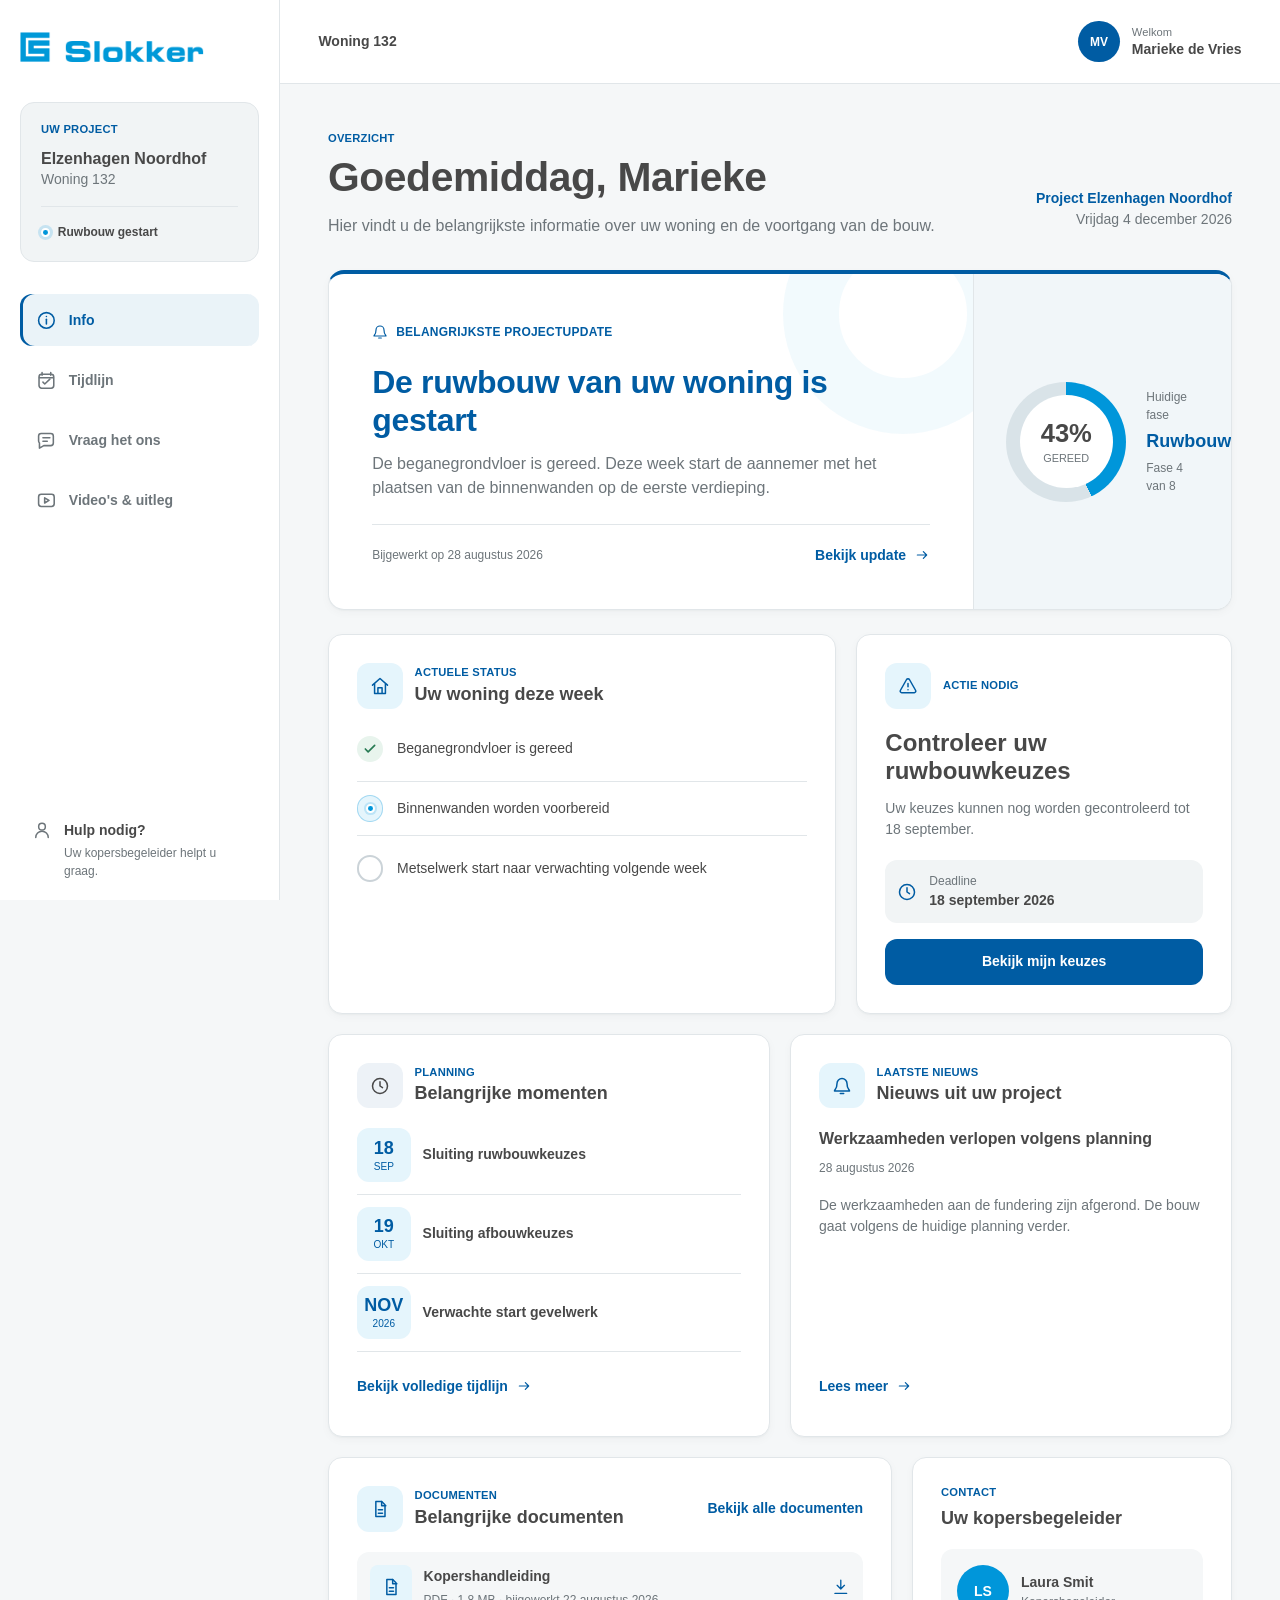
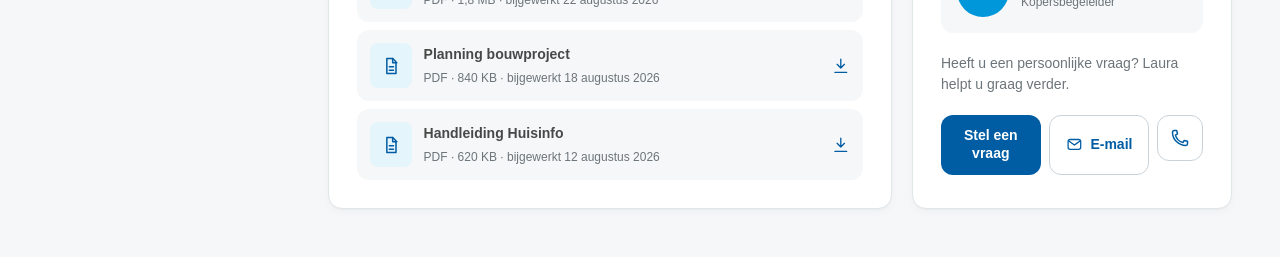
<file: index.html>
<!doctype html>
<html lang="nl">
<head>
  <meta charset="utf-8">
  <meta name="viewport" content="width=device-width, initial-scale=1, viewport-fit=cover">
  <meta name="theme-color" content="#005CA3">
  <meta name="description" content="Volg de bouw van uw woning, bekijk documenten en vind uitleg op één centrale plek.">
  <title>Info | Slokker Kopersbegeleiding</title>
  <link rel="icon" href="./assets/icons/app-icon.svg" type="image/svg+xml">
  <link rel="manifest" href="./manifest.json">
  <link rel="stylesheet" href="./css/styles.css">
  <script src="./js/data.js" defer></script>
  <script src="./js/chat-service.js" defer></script>
  <script src="./js/app.js" defer></script>
</head>
<body>
  <a class="skip-link" href="#main-content">Ga direct naar de inhoud</a>

  <svg class="svg-sprite" aria-hidden="true" focusable="false">
    <symbol id="icon-info" viewBox="0 0 24 24">
      <circle cx="12" cy="12" r="9"></circle>
      <path d="M12 10.8v5.4"></path>
      <path d="M12 7.6h.01"></path>
    </symbol>
    <symbol id="icon-timeline" viewBox="0 0 24 24">
      <path d="M7 3v3M17 3v3M4 9h16"></path>
      <rect x="3.5" y="5" width="17" height="16" rx="3"></rect>
      <path d="m8 14 2.1 2.1L16 10.5"></path>
    </symbol>
    <symbol id="icon-chat" viewBox="0 0 24 24">
      <path d="M20 15a3 3 0 0 1-3 3H9l-5 3v-6a3 3 0 0 1-1-2.2V7a3 3 0 0 1 3-3h11a3 3 0 0 1 3 3z"></path>
      <path d="M8 9h8M8 13h5"></path>
    </symbol>
    <symbol id="icon-video" viewBox="0 0 24 24">
      <rect x="3" y="5" width="18" height="14" rx="3"></rect>
      <path d="m10 9 5 3-5 3z"></path>
    </symbol>
    <symbol id="icon-bell" viewBox="0 0 24 24">
      <path d="M18 9a6 6 0 0 0-12 0c0 7-3 7-3 9h18c0-2-3-2-3-9"></path>
      <path d="M10 21h4"></path>
    </symbol>
    <symbol id="icon-arrow" viewBox="0 0 24 24">
      <path d="M5 12h14M14 7l5 5-5 5"></path>
    </symbol>
    <symbol id="icon-clock" viewBox="0 0 24 24">
      <circle cx="12" cy="12" r="9"></circle>
      <path d="M12 7v5l3 2"></path>
    </symbol>
    <symbol id="icon-document" viewBox="0 0 24 24">
      <path d="M7 3h7l4 4v14H7z"></path>
      <path d="M14 3v5h5M10 13h5M10 17h5"></path>
    </symbol>
    <symbol id="icon-contact" viewBox="0 0 24 24">
      <circle cx="12" cy="8" r="4"></circle>
      <path d="M4.5 21a7.5 7.5 0 0 1 15 0"></path>
    </symbol>
    <symbol id="icon-check" viewBox="0 0 24 24">
      <path d="m5 12 4.2 4.2L19 6.5"></path>
    </symbol>
    <symbol id="icon-home" viewBox="0 0 24 24">
      <path d="m3 11 9-8 9 8"></path>
      <path d="M5.5 9.5V21h13V9.5M9.5 21v-7h5v7"></path>
    </symbol>
    <symbol id="icon-download" viewBox="0 0 24 24">
      <path d="M12 3v12M7 10l5 5 5-5M4 21h16"></path>
    </symbol>
    <symbol id="icon-phone" viewBox="0 0 24 24">
      <path d="M8 3H5a2 2 0 0 0-2 2c0 8.8 7.2 16 16 16a2 2 0 0 0 2-2v-3l-4-1-1.5 2.5a13 13 0 0 1-9-9L9 7z"></path>
    </symbol>
    <symbol id="icon-send" viewBox="0 0 24 24">
      <path d="m22 2-7 20-4-9-9-4zM11 13 22 2"></path>
    </symbol>
    <symbol id="icon-close" viewBox="0 0 24 24">
      <path d="M6 6l12 12M18 6 6 18"></path>
    </symbol>
    <symbol id="icon-external" viewBox="0 0 24 24">
      <path d="M14 4h6v6M20 4l-9 9"></path>
      <path d="M18 13v6a2 2 0 0 1-2 2H5a2 2 0 0 1-2-2V8a2 2 0 0 1 2-2h6"></path>
    </symbol>
    <symbol id="icon-alert" viewBox="0 0 24 24">
      <path d="M10.3 4.2 2.8 17.4A1.8 1.8 0 0 0 4.4 20h15.2a1.8 1.8 0 0 0 1.6-2.6L13.7 4.2a2 2 0 0 0-3.4 0Z"></path>
      <path d="M12 9v4M12 16.5h.01"></path>
    </symbol>
    <symbol id="icon-mail" viewBox="0 0 24 24">
      <rect x="3" y="5" width="18" height="14" rx="3"></rect>
      <path d="m4 7 8 6 8-6"></path>
    </symbol>
    <symbol id="icon-image" viewBox="0 0 24 24">
      <rect x="3" y="4" width="18" height="16" rx="3"></rect>
      <circle cx="9" cy="10" r="2"></circle>
      <path d="m5 18 5-5 3 3 2-2 4 4"></path>
    </symbol>
    <symbol id="icon-chevron" viewBox="0 0 24 24">
      <path d="m8 10 4 4 4-4"></path>
    </symbol>
    <symbol id="icon-search" viewBox="0 0 24 24">
      <circle cx="10.5" cy="10.5" r="6.5"></circle>
      <path d="m15.5 15.5 5 5"></path>
    </symbol>
  </svg>

  <div class="app-shell">
    <aside class="sidebar" aria-label="Applicatiezijbalk">
      <div class="brand">
        <img class="brand__logo" src="./assets/images/slokker-logo.png" alt="Slokker">
      </div>

      <div class="sidebar-project">
        <span class="eyebrow eyebrow--inverse">Uw project</span>
        <strong id="sidebar-project-name">Elzenhagen Noordhof</strong>
        <span id="sidebar-dwelling-number">Woning 132</span>
        <div class="sidebar-project__status">
          <span class="status-dot" aria-hidden="true"></span>
          <span id="sidebar-project-status">Ruwbouw gestart</span>
        </div>
      </div>

      <nav class="primary-nav" aria-label="Hoofdnavigatie">
        <a class="nav-link" href="#info" data-route="info">
          <svg aria-hidden="true"><use href="#icon-info"></use></svg>
          <span>Info</span>
        </a>
        <a class="nav-link" href="#tijdlijn" data-route="tijdlijn">
          <svg aria-hidden="true"><use href="#icon-timeline"></use></svg>
          <span>Tijdlijn</span>
        </a>
        <a class="nav-link" href="#vraag-het-ons" data-route="vraag-het-ons">
          <svg aria-hidden="true"><use href="#icon-chat"></use></svg>
          <span>Vraag het ons</span>
        </a>
        <a class="nav-link" href="#videos" data-route="videos">
          <svg aria-hidden="true"><use href="#icon-video"></use></svg>
          <span>Video's &amp; uitleg</span>
        </a>
      </nav>

      <div class="sidebar-help">
        <svg aria-hidden="true"><use href="#icon-contact"></use></svg>
        <div>
          <strong>Hulp nodig?</strong>
          <span>Uw kopersbegeleider helpt u graag.</span>
        </div>
      </div>
    </aside>

    <div class="app-frame">
      <header class="topbar">
        <div class="brand brand--mobile">
          <img class="brand__logo" src="./assets/images/slokker-logo.png" alt="Slokker">
        </div>

        <div class="topbar-project" aria-label="Huidige woning">
          <strong id="topbar-dwelling-number">Woning 132</strong>
        </div>

        <div class="buyer-summary" aria-label="Ingelogd als Marieke de Vries">
          <span id="buyer-summary-avatar" class="buyer-summary__avatar" aria-hidden="true">MV</span>
          <span class="buyer-summary__text">
            <small>Welkom</small>
            <strong id="buyer-summary-name">Marieke de Vries</strong>
          </span>
        </div>
      </header>

      <main id="main-content" class="main-content" tabindex="-1">
        <section class="app-view" data-view="info" aria-labelledby="info-title">
          <header class="page-heading info-heading">
            <div>
              <span class="eyebrow">Overzicht</span>
              <h1 id="info-title">Goedemiddag, <span id="info-buyer-first-name">koper</span></h1>
              <p>Hier vindt u de belangrijkste informatie over uw woning en de voortgang van de bouw.</p>
            </div>
            <div class="page-heading__meta">
              <strong id="info-project-name">Project</strong>
              <time id="info-current-date" class="page-heading__date"></time>
            </div>
          </header>

          <article class="feature-card" aria-labelledby="project-update-title">
            <div class="feature-card__content">
              <span class="card-kicker card-kicker--light">
                <svg aria-hidden="true"><use href="#icon-bell"></use></svg>
                <span id="current-update-label">Projectupdate</span>
              </span>
              <h2 id="project-update-title">Projectupdate wordt geladen</h2>
              <p id="current-update-summary"></p>
              <div class="feature-card__meta">
                <time id="current-update-date"></time>
                <button id="current-update-button" class="text-button text-button--light" type="button">
                  <span id="current-update-button-label">Bekijk update</span>
                  <svg aria-hidden="true"><use href="#icon-arrow"></use></svg>
                </button>
              </div>
            </div>
            <div id="project-progress-panel" class="progress-panel">
              <div id="project-progress-ring" class="progress-ring" role="progressbar" aria-valuemin="0" aria-valuemax="100">
                <span><strong id="project-progress-value">0%</strong><small>gereed</small></span>
              </div>
              <div>
                <span class="progress-panel__label">Huidige fase</span>
                <strong id="project-current-phase">–</strong>
                <span id="project-phase-position">Fase – van –</span>
              </div>
            </div>
          </article>

          <div class="info-priority-grid">
            <article class="content-card weekly-card" aria-labelledby="weekly-title">
              <div class="card-heading">
                <span class="icon-tile"><svg aria-hidden="true"><use href="#icon-home"></use></svg></span>
                <div>
                  <span class="eyebrow">Actuele status</span>
                  <h2 id="weekly-title">Uw woning deze week</h2>
                </div>
              </div>
              <ul id="weekly-status-list" class="weekly-status-list"></ul>
            </article>

            <article id="buyer-action-card" class="content-card action-card" aria-labelledby="buyer-action-title">
              <div class="action-card__header">
                <span class="icon-tile action-card__icon"><svg aria-hidden="true"><use href="#icon-alert"></use></svg></span>
                <span id="buyer-action-label" class="eyebrow">Actie nodig</span>
              </div>
              <h2 id="buyer-action-title">Actie wordt geladen</h2>
              <p id="buyer-action-description"></p>
              <div id="buyer-action-deadline" class="action-card__deadline">
                <svg aria-hidden="true"><use href="#icon-clock"></use></svg>
                <span><small>Deadline</small><time id="buyer-action-deadline-value"></time></span>
              </div>
              <a id="buyer-action-button" class="button button--primary button--full" target="_blank" rel="noopener noreferrer">Bekijk mijn keuzes</a>
            </article>
          </div>

          <div class="info-secondary-grid">
            <article class="content-card moments-card" aria-labelledby="moments-title">
              <div class="card-heading">
                <span class="icon-tile icon-tile--secondary"><svg aria-hidden="true"><use href="#icon-clock"></use></svg></span>
                <div>
                  <span class="eyebrow">Planning</span>
                  <h2 id="moments-title">Belangrijke momenten</h2>
                </div>
              </div>
              <ol id="important-moments-list" class="moment-list"></ol>
              <button class="text-button" type="button" data-route-target="tijdlijn">
                Bekijk volledige tijdlijn
                <svg aria-hidden="true"><use href="#icon-arrow"></use></svg>
              </button>
            </article>

            <article class="content-card news-card" aria-labelledby="news-title">
              <div class="card-heading">
                <span class="icon-tile"><svg aria-hidden="true"><use href="#icon-bell"></use></svg></span>
                <div>
                  <span class="eyebrow">Laatste nieuws</span>
                  <h2 id="news-title">Nieuws uit uw project</h2>
                </div>
              </div>
              <div id="latest-news" class="news-card__content">
                <h3 id="latest-news-title"></h3>
                <time id="latest-news-date"></time>
                <p id="latest-news-summary"></p>
              </div>
              <button id="latest-news-button" class="text-button" type="button">
                <span id="latest-news-button-label">Lees meer</span>
                <svg aria-hidden="true"><use href="#icon-arrow"></use></svg>
              </button>
            </article>
          </div>

          <div class="info-support-grid">
            <article class="content-card documents-card" aria-labelledby="documents-title">
              <div class="card-heading card-heading--spread">
                <div class="card-heading__title">
                  <span class="icon-tile"><svg aria-hidden="true"><use href="#icon-document"></use></svg></span>
                  <div>
                    <span class="eyebrow">Documenten</span>
                    <h2 id="documents-title">Belangrijke documenten</h2>
                  </div>
                </div>
                <button class="text-button" type="button" data-demo-action="Het complete documentenoverzicht wordt in een volgende fase toegevoegd.">Bekijk alle documenten</button>
              </div>
              <div id="important-documents-list" class="document-list"></div>
            </article>

            <article class="content-card contact-card" aria-labelledby="contact-title">
              <span class="eyebrow">Contact</span>
              <h2 id="contact-title">Uw kopersbegeleider</h2>
              <div class="contact-person">
                <span id="contact-initials" class="contact-person__avatar" aria-hidden="true">–</span>
                <div><strong id="contact-name">Kopersbegeleider</strong><span id="contact-role"></span></div>
              </div>
              <p id="contact-introduction"></p>
              <div class="contact-card__actions">
                <button class="button button--primary" type="button" data-route-target="vraag-het-ons">Stel een vraag</button>
                <button id="contact-email-button" class="button button--outline" type="button">
                  <svg aria-hidden="true"><use href="#icon-mail"></use></svg>
                  <span id="contact-email-label">E-mail</span>
                </button>
                <button id="contact-phone-button" class="icon-button" type="button" aria-label="Bel uw kopersbegeleider">
                  <svg aria-hidden="true"><use href="#icon-phone"></use></svg>
                </button>
              </div>
            </article>
          </div>
        </section>

        <section class="app-view" data-view="tijdlijn" aria-labelledby="tijdlijn-title" hidden>
          <header class="page-heading page-heading--compact">
            <div>
              <span class="eyebrow">Bouwvoortgang</span>
              <h1 id="tijdlijn-title">De bouw van uw woning</h1>
              <p>Volg hier stap voor stap de voortgang van uw woning.</p>
            </div>
          </header>

          <section class="timeline-summary" aria-label="Samenvatting bouwvoortgang">
            <div class="timeline-summary__phase">
              <span class="eyebrow">Huidige fase</span>
              <strong id="timeline-current-phase">–</strong>
              <span id="timeline-phase-position">Fase – van –</span>
            </div>
            <div class="timeline-summary__progress">
              <span><span>Voortgang</span><strong id="timeline-overall-progress">0%</strong></span>
              <div id="timeline-progress-bar" class="progress-bar" role="progressbar" aria-valuemin="0" aria-valuemax="100" aria-valuenow="0" aria-label="Bouwvoortgang">
                <span></span>
              </div>
            </div>
            <div class="status-legend" aria-label="Betekenis van statussen">
              <span><i class="legend-dot legend-dot--complete"></i>Afgerond</span>
              <span><i class="legend-dot legend-dot--current"></i>Huidige fase</span>
              <span><i class="legend-dot legend-dot--planned"></i>Gepland</span>
            </div>
          </section>

          <div class="timeline-section-heading">
            <div>
              <span id="timeline-phase-count-label" class="eyebrow">8 bouwfases</span>
              <h2>Stap voor stap</h2>
            </div>
            <p>Kies een fase om de planning, updates en beschikbare informatie te bekijken.</p>
          </div>

          <ol id="timeline-phase-list" class="timeline" aria-label="Bouwfases"></ol>

          <section class="timeline-completion-card" aria-labelledby="timeline-completion-title">
            <span class="icon-tile icon-tile--secondary"><svg aria-hidden="true"><use href="#icon-home"></use></svg></span>
            <div>
              <span class="eyebrow">Planning</span>
              <h2 id="timeline-completion-title">Verwachte oplevering</h2>
              <strong id="timeline-expected-completion">–</strong>
              <p id="timeline-completion-note"></p>
            </div>
            <span class="phase-badge">Verwachting</span>
          </section>
        </section>

        <section class="app-view" data-view="vraag-het-ons" aria-labelledby="chat-title" hidden>
          <header class="page-heading page-heading--compact chat-page-heading">
            <div>
              <span class="eyebrow">Vraag het ons</span>
              <h1 id="chat-title">Waar kunnen we u mee helpen?</h1>
              <p>Stel uw vraag over uw woning, de bouw, planning, keuzes of Huisinfo.</p>
            </div>
            <span class="phase-badge">Demo zonder AI</span>
          </header>

          <section class="chat-experience" aria-labelledby="conversation-title">
            <header class="chat-panel__header">
              <span class="assistant-avatar" aria-hidden="true"><svg><use href="#icon-chat"></use></svg></span>
              <div>
                <h2 id="conversation-title">Kopersassistent</h2>
                <span><i></i> Vaste demo-antwoorden · geen gegevens worden verstuurd</span>
              </div>
              <button id="chat-reset" class="text-button chat-reset" type="button" hidden>Nieuw gesprek</button>
            </header>

            <div id="chat-history" class="chat-history">
              <section id="chat-welcome" class="chat-welcome" aria-labelledby="chat-welcome-title">
                <span class="chat-welcome__icon" aria-hidden="true"><svg><use href="#icon-chat"></use></svg></span>
                <h2 id="chat-welcome-title">Hallo, waarmee kunnen we u helpen?</h2>
                <p id="chat-welcome-text">Stel een vraag over uw woning, planning, keuzes of Huisinfo.</p>
                <div id="chat-suggestions" class="chat-suggestions" aria-label="Voorbeeldvragen"></div>
                <p id="chat-safety-note" class="chat-safety-note"></p>
              </section>

              <div id="chat-messages" class="chat-messages" role="log" aria-live="polite" aria-relevant="additions" aria-label="Chatgeschiedenis" tabindex="-1"></div>
            </div>

            <form id="chat-form" class="chat-composer">
              <label for="chat-input">Typ uw vraag</label>
              <div class="chat-composer__field">
                <textarea id="chat-input" name="question" rows="1" maxlength="500" placeholder="Typ uw vraag..." aria-describedby="chat-input-note"></textarea>
                <button class="button button--primary chat-send" type="submit">
                  <span>Verstuur</span>
                  <svg aria-hidden="true"><use href="#icon-send"></use></svg>
                </button>
              </div>
              <p id="chat-input-note">Enter verstuurt · Shift+Enter maakt een nieuwe regel · deze demo gebruikt geen AI.</p>
            </form>
          </section>
        </section>

        <section class="app-view" data-view="videos" aria-labelledby="videos-title" hidden>
          <header class="page-heading page-heading--compact">
            <div>
              <span class="eyebrow">Video's &amp; uitleg</span>
              <h1 id="videos-title">Hulp bij uw woning en Huisinfo</h1>
              <p>Bekijk uitleg over het kopersproces, uw woning en het gebruik van Huisinfo.</p>
            </div>
          </header>

          <section class="video-library-controls" aria-label="Video's zoeken en filteren">
            <label class="video-search" for="video-search-input">
              <span>Zoeken</span>
              <span class="video-search__field">
                <svg aria-hidden="true"><use href="#icon-search"></use></svg>
                <input id="video-search-input" type="search" autocomplete="off" placeholder="Zoek naar een onderwerp...">
              </span>
            </label>

            <div class="video-filter-group">
              <span class="video-filter-label">Categorie</span>
              <div class="filter-bar" aria-label="Filter video's op categorie">
                <button type="button" class="filter-chip is-active" data-video-filter="all" aria-pressed="true">Alles</button>
                <button type="button" class="filter-chip" data-video-filter="kopersbegeleiding" aria-pressed="false">Kopersbegeleiding</button>
                <button type="button" class="filter-chip" data-video-filter="huisinfo" aria-pressed="false">Huisinfo</button>
              </div>
            </div>

            <label class="video-topic-filter" for="video-tag-filter">
              <span>Onderwerp</span>
              <select id="video-tag-filter">
                <option value="all">Alle onderwerpen</option>
              </select>
            </label>
          </section>

          <div class="video-library-summary">
            <p id="video-result-count" role="status" aria-live="polite">Video's worden geladen…</p>
          </div>

          <div id="video-grid" class="video-grid"></div>

          <section id="video-empty-state" class="video-empty-state" hidden>
            <span class="video-empty-state__icon" aria-hidden="true"><svg><use href="#icon-video"></use></svg></span>
            <h2>Geen video's gevonden</h2>
            <p>Pas uw zoekopdracht of filters aan om andere video's te bekijken.</p>
            <button id="video-reset-filters" class="button button--outline" type="button">Wis filters</button>
          </section>
        </section>
      </main>
    </div>
  </div>

  <nav class="mobile-nav" aria-label="Mobiele hoofdnavigatie">
    <a href="#info" data-route="info"><svg aria-hidden="true"><use href="#icon-info"></use></svg><span>Info</span></a>
    <a href="#tijdlijn" data-route="tijdlijn"><svg aria-hidden="true"><use href="#icon-timeline"></use></svg><span>Tijdlijn</span></a>
    <a href="#vraag-het-ons" data-route="vraag-het-ons"><svg aria-hidden="true"><use href="#icon-chat"></use></svg><span>Vraag het ons</span></a>
    <a href="#videos" data-route="videos"><svg aria-hidden="true"><use href="#icon-video"></use></svg><span>Video's</span></a>
  </nav>

  <div id="app-toast" class="toast" role="status" aria-live="polite" hidden></div>

  <dialog id="video-dialog" class="video-dialog" aria-labelledby="video-dialog-title" aria-describedby="video-dialog-description">
    <div class="video-dialog__stage">
      <video id="video-dialog-player" controls preload="metadata" playsinline></video>
      <div id="video-dialog-status" class="video-dialog__status" role="status">
        <span aria-hidden="true"><svg><use href="#icon-video"></use></svg></span>
        <strong>Video wordt geladen…</strong>
      </div>
      <button class="dialog-close" type="button" aria-label="Sluit video" data-close-dialog>
        <svg aria-hidden="true"><use href="#icon-close"></use></svg>
      </button>
    </div>
    <div class="video-dialog__content">
      <span id="video-dialog-category" class="category-label">Uitleg</span>
      <h2 id="video-dialog-title">Video-uitleg</h2>
      <p id="video-dialog-description"></p>
      <div id="video-dialog-tags" class="video-dialog__tags" aria-label="Onderwerpen"></div>
      <div class="video-dialog__actions">
        <a id="video-dialog-huisinfo" class="button button--primary" href="#" hidden>
          Open Huisinfo
          <svg aria-hidden="true"><use href="#icon-external"></use></svg>
        </a>
        <button class="button button--secondary" type="button" data-close-dialog>Sluiten</button>
      </div>
    </div>
  </dialog>

  <noscript>
    <div class="noscript-message">Schakel JavaScript in om tussen de onderdelen van deze app te navigeren.</div>
  </noscript>
</body>
</html>
</file>
<file: css/styles.css>
:root {
  --color-primary: #0096da;
  --color-secondary: #005ca3;
  --color-dark: #484848;
  --color-white: #ffffff;

  --color-background: #f5f7f8;
  --color-surface: #ffffff;
  --color-surface-muted: #f1f4f5;
  --color-text: #484848;
  --color-text-muted: #6d757a;
  --color-border: #e1e6e9;
  --color-border-strong: #cbd3d8;
  --color-success: #277a53;
  --color-success-soft: #e8f4ed;
  --color-current: #0096da;
  --color-current-soft: #e5f5fc;
  --color-planned: #7a8790;
  --color-planned-soft: #edf1f3;
  --color-warning: #9b6500;

  --font-interface: Arial, Helvetica, sans-serif;
  --font-brand: "Eurostile Bold", Eurostile, Arial, Helvetica, sans-serif;

  --font-size-xs: 0.75rem;
  --font-size-sm: 0.875rem;
  --font-size-base: 1rem;
  --font-size-lg: 1.125rem;
  --font-size-xl: clamp(1.25rem, 2vw, 1.5rem);
  --font-size-2xl: clamp(1.8rem, 4vw, 2.55rem);

  --space-1: 0.25rem;
  --space-2: 0.5rem;
  --space-3: 0.75rem;
  --space-4: 1rem;
  --space-5: 1.25rem;
  --space-6: 1.5rem;
  --space-7: 2rem;
  --space-8: 2.5rem;
  --space-9: 3rem;

  --radius-sm: 0.5rem;
  --radius-md: 0.75rem;
  --radius-lg: 0.875rem;
  --radius-xl: 1rem;
  --radius-pill: 999px;

  --shadow-sm: 0 1px 2px rgb(24 44 56 / 4%), 0 3px 10px rgb(24 44 56 / 3%);
  --shadow-md: 0 10px 26px rgb(22 56 76 / 8%);
  --shadow-focus: 0 0 0 3px rgb(0 150 218 / 25%);

  --sidebar-width: 17.5rem;
  --topbar-height: 5.25rem;
  --content-width: 78rem;
  --transition-fast: 160ms ease;
}

*,
*::before,
*::after {
  box-sizing: border-box;
}

html {
  min-width: 20rem;
  min-height: 100%;
  background: var(--color-background);
  color-scheme: light;
  scroll-behavior: smooth;
}

body {
  min-width: 20rem;
  min-height: 100vh;
  min-height: 100dvh;
  margin: 0;
  overflow-x: hidden;
  background: var(--color-background);
  color: var(--color-text);
  font-family: var(--font-interface);
  font-size: var(--font-size-base);
  font-stretch: normal;
  font-weight: 400;
  letter-spacing: 0;
  line-height: 1.5;
  -webkit-font-smoothing: antialiased;
  text-rendering: optimizeLegibility;
}

button,
textarea,
input {
  font: inherit;
}

button,
a {
  -webkit-tap-highlight-color: transparent;
}

button {
  color: inherit;
}

a {
  color: inherit;
}

svg {
  display: block;
  width: 1.25rem;
  height: 1.25rem;
  fill: none;
  stroke: currentColor;
  stroke-linecap: round;
  stroke-linejoin: round;
  stroke-width: 1.8;
}

[hidden] {
  display: none !important;
}

.svg-sprite {
  position: absolute;
  width: 0;
  height: 0;
  overflow: hidden;
}

.skip-link {
  position: fixed;
  z-index: 1000;
  top: var(--space-3);
  left: var(--space-3);
  padding: var(--space-3) var(--space-4);
  transform: translateY(-150%);
  border-radius: var(--radius-sm);
  background: var(--color-secondary);
  color: var(--color-white);
  font-weight: 700;
  text-decoration: none;
}

.skip-link:focus {
  transform: translateY(0);
}

:focus-visible {
  outline: 3px solid var(--color-primary);
  outline-offset: 3px;
}

.app-shell {
  display: grid;
  min-height: 100vh;
  min-height: 100dvh;
  grid-template-columns: var(--sidebar-width) minmax(0, 1fr);
}

.sidebar {
  position: sticky;
  z-index: 20;
  top: 0;
  display: flex;
  height: 100vh;
  height: 100dvh;
  min-width: 0;
  flex-direction: column;
  overflow: hidden auto;
  padding: var(--space-7) var(--space-5) var(--space-5);
  border-right: 1px solid var(--color-border);
  background: var(--color-white);
  color: var(--color-dark);
}

.brand {
  display: inline-flex;
  min-width: 0;
  align-items: center;
  color: var(--color-secondary);
}

.brand__logo {
  display: block;
  width: min(100%, 11.5rem);
  height: auto;
  object-fit: contain;
  object-position: left center;
}

.sidebar-project {
  display: flex;
  flex-direction: column;
  margin: var(--space-8) 0 var(--space-7);
  padding: var(--space-5);
  border: 1px solid var(--color-border);
  border-radius: var(--radius-lg);
  background: var(--color-surface-muted);
}

.sidebar-project > strong {
  margin-top: var(--space-1);
  font-size: var(--font-size-base);
  line-height: 1.3;
}

.sidebar-project > span:not(.eyebrow):not(.sidebar-project__status) {
  color: var(--color-text-muted);
  font-size: var(--font-size-sm);
}

.sidebar-project__status {
  display: flex;
  align-items: center;
  gap: var(--space-2);
  margin-top: var(--space-4);
  padding-top: var(--space-4);
  border-top: 1px solid var(--color-border);
  color: var(--color-dark);
  font-size: var(--font-size-xs);
  font-weight: 700;
}

.status-dot {
  display: inline-block;
  width: 0.55rem;
  height: 0.55rem;
  flex: 0 0 auto;
  border: 2px solid currentColor;
  border-radius: 50%;
  background: var(--color-primary);
  box-shadow: 0 0 0 3px rgb(0 150 218 / 18%);
}

.sidebar .status-dot {
  border-color: var(--color-white);
}

.primary-nav {
  display: flex;
  flex-direction: column;
  gap: var(--space-2);
}

.nav-link {
  position: relative;
  display: flex;
  min-height: 3.25rem;
  align-items: center;
  gap: var(--space-3);
  padding: 0 var(--space-4);
  border-radius: var(--radius-md);
  color: var(--color-text-muted);
  font-size: var(--font-size-sm);
  font-weight: 600;
  text-decoration: none;
  transition: color var(--transition-fast), background var(--transition-fast), transform var(--transition-fast);
}

.nav-link svg {
  width: 1.3rem;
  height: 1.3rem;
  flex: 0 0 auto;
}

.nav-link:hover {
  background: var(--color-surface-muted);
  color: var(--color-secondary);
}

.nav-link:active {
  transform: translateY(1px);
}

.nav-link[aria-current="page"] {
  background: #eaf3f8;
  color: var(--color-secondary);
  box-shadow: inset 3px 0 0 var(--color-secondary);
}

.sidebar-help {
  display: flex;
  align-items: flex-start;
  gap: var(--space-3);
  margin-top: auto;
  padding: var(--space-5) var(--space-3) 0;
  color: var(--color-text-muted);
}

.sidebar-help svg {
  flex: 0 0 auto;
}

.sidebar-help div {
  display: flex;
  min-width: 0;
  flex-direction: column;
}

.sidebar-help strong {
  color: var(--color-dark);
  font-size: var(--font-size-sm);
}

.sidebar-help span {
  margin-top: var(--space-1);
  font-size: var(--font-size-xs);
  line-height: 1.45;
}

.app-frame {
  min-width: 0;
}

.topbar {
  position: sticky;
  z-index: 15;
  top: 0;
  display: flex;
  min-width: 0;
  min-height: var(--topbar-height);
  align-items: center;
  justify-content: space-between;
  gap: var(--space-5);
  padding: var(--space-3) clamp(1.25rem, 3vw, 2.5rem);
  border-bottom: 1px solid var(--color-border);
  background: var(--color-white);
}

.brand--mobile {
  display: none;
  color: var(--color-secondary);
}

.brand--mobile .brand__logo {
  width: 8.75rem;
}

.topbar-project {
  display: flex;
  min-width: 0;
  align-items: center;
  gap: var(--space-3);
  font-size: var(--font-size-sm);
}

.topbar-project__label {
  min-width: 0;
  overflow: hidden;
  color: var(--color-text-muted);
  text-overflow: ellipsis;
  white-space: nowrap;
}

.topbar-project__divider {
  width: 1px;
  height: 1.25rem;
  flex: 0 0 auto;
  background: var(--color-border-strong);
}

.topbar-project strong {
  flex: 0 0 auto;
  color: var(--color-dark);
}

.phase-badge,
.count-badge {
  display: inline-flex;
  min-height: 1.75rem;
  align-items: center;
  padding: 0.25rem 0.65rem;
  border-radius: var(--radius-pill);
  background: var(--color-current-soft);
  color: var(--color-secondary);
  font-size: 0.69rem;
  font-weight: 600;
  letter-spacing: 0.02em;
  line-height: 1.2;
  text-transform: uppercase;
}

.buyer-summary {
  display: flex;
  min-width: 0;
  align-items: center;
  gap: var(--space-3);
}

.buyer-summary__avatar {
  display: grid;
  width: 2.6rem;
  height: 2.6rem;
  flex: 0 0 auto;
  place-items: center;
  border-radius: 50%;
  background: var(--color-secondary);
  color: var(--color-white);
  font-size: var(--font-size-xs);
  font-weight: 700;
}

.buyer-summary__text {
  display: flex;
  min-width: 0;
  flex-direction: column;
  line-height: 1.3;
}

.buyer-summary__text small {
  color: var(--color-text-muted);
  font-size: 0.7rem;
}

.buyer-summary__text strong {
  overflow: hidden;
  color: var(--color-dark);
  font-size: var(--font-size-sm);
  text-overflow: ellipsis;
  white-space: nowrap;
}

.main-content {
  width: min(100%, calc(var(--content-width) + 2 * clamp(1rem, 4vw, 3rem)));
  min-width: 0;
  margin: 0 auto;
  padding: clamp(1.5rem, 4vw, 3rem);
  outline: none;
}

.app-view {
  min-width: 0;
  animation: view-in 220ms ease both;
}

@keyframes view-in {
  from {
    opacity: 0;
    transform: translateY(0.35rem);
  }
  to {
    opacity: 1;
    transform: translateY(0);
  }
}

.page-heading {
  display: flex;
  min-width: 0;
  align-items: flex-end;
  justify-content: space-between;
  gap: var(--space-7);
  margin-bottom: var(--space-7);
}

.page-heading > div {
  min-width: 0;
}

.page-heading--compact {
  align-items: center;
}

.eyebrow {
  display: block;
  margin-bottom: var(--space-2);
  color: var(--color-secondary);
  font-size: 0.7rem;
  font-weight: 600;
  letter-spacing: 0.02em;
  line-height: 1.2;
  text-transform: uppercase;
}

.eyebrow--inverse {
  color: rgb(255 255 255 / 66%);
}

.sidebar .eyebrow--inverse {
  color: var(--color-secondary);
}

h1,
h2,
p {
  margin-top: 0;
}

h1,
h2 {
  color: var(--color-dark);
  letter-spacing: 0;
  line-height: 1.2;
}

h1 {
  margin-bottom: var(--space-3);
  font-family: var(--font-interface);
  font-size: var(--font-size-2xl);
  font-weight: 700;
  letter-spacing: -0.01em;
}

h2 {
  margin-bottom: var(--space-2);
  font-size: var(--font-size-lg);
  font-weight: 700;
}

.page-heading p {
  max-width: 43rem;
  margin-bottom: 0;
  color: var(--color-text-muted);
}

.page-heading__date {
  flex: 0 0 auto;
  padding-bottom: var(--space-1);
  color: var(--color-text-muted);
  font-size: var(--font-size-sm);
}

.page-heading__meta {
  display: flex;
  flex: 0 0 auto;
  flex-direction: column;
  align-items: flex-end;
  padding-bottom: var(--space-1);
  text-align: right;
}

.page-heading__meta strong {
  color: var(--color-secondary);
  font-size: var(--font-size-sm);
}

.feature-card {
  position: relative;
  display: grid;
  min-width: 0;
  grid-template-columns: minmax(0, 1.75fr) minmax(15rem, 0.7fr);
  overflow: hidden;
  margin-bottom: var(--space-6);
  border: 1px solid var(--color-border);
  border-top: 4px solid var(--color-secondary);
  border-radius: var(--radius-xl);
  background: var(--color-white);
  box-shadow: var(--shadow-sm);
  color: var(--color-text);
}

.feature-card::before {
  position: absolute;
  top: -5rem;
  right: 13rem;
  width: 15rem;
  height: 15rem;
  border: 3.5rem solid rgb(0 150 218 / 5%);
  border-radius: 50%;
  content: "";
  pointer-events: none;
}

.feature-card__content {
  position: relative;
  z-index: 1;
  min-width: 0;
  padding: clamp(1.5rem, 4vw, 2.7rem);
}

.feature-card h2 {
  max-width: 42rem;
  margin: var(--space-4) 0 var(--space-3);
  color: var(--color-secondary);
  font-family: var(--font-interface);
  font-size: clamp(1.45rem, 3vw, 2rem);
  font-weight: 700;
  letter-spacing: -0.01em;
  line-height: 1.2;
}

.feature-card p {
  max-width: 44rem;
  margin-bottom: var(--space-6);
  color: var(--color-text-muted);
}

.card-kicker {
  display: inline-flex;
  min-height: 1.8rem;
  align-items: center;
  gap: var(--space-2);
  font-size: var(--font-size-xs);
  font-weight: 600;
  letter-spacing: 0.02em;
  text-transform: uppercase;
}

.card-kicker svg {
  width: 1rem;
  height: 1rem;
}

.card-kicker--light {
  color: var(--color-secondary);
}

.feature-card__meta {
  display: flex;
  align-items: center;
  justify-content: space-between;
  gap: var(--space-5);
  padding-top: var(--space-5);
  border-top: 1px solid var(--color-border);
  color: var(--color-text-muted);
  font-size: var(--font-size-xs);
}

.progress-panel {
  position: relative;
  z-index: 1;
  display: flex;
  min-width: 0;
  align-items: center;
  justify-content: center;
  gap: var(--space-5);
  padding: var(--space-7);
  border-left: 1px solid var(--color-border);
  background: #f1f6f9;
}

.progress-ring {
  --progress: 43;
  position: relative;
  display: grid;
  width: 7.5rem;
  height: 7.5rem;
  flex: 0 0 auto;
  place-items: center;
  border-radius: 50%;
  background: conic-gradient(var(--color-primary) calc(var(--progress) * 1%), #d9e3e8 0);
}

.progress-ring::after {
  position: absolute;
  width: 5.8rem;
  height: 5.8rem;
  border-radius: 50%;
  background: var(--color-white);
  content: "";
}

.progress-ring > span {
  position: relative;
  z-index: 1;
  display: flex;
  flex-direction: column;
  align-items: center;
  line-height: 1.15;
}

.progress-ring strong {
  font-size: 1.6rem;
}

.progress-ring small {
  margin-top: var(--space-1);
  color: var(--color-text-muted);
  font-size: 0.68rem;
  text-transform: uppercase;
}

.progress-panel > div:last-child {
  display: flex;
  min-width: 0;
  flex-direction: column;
}

.progress-panel__label,
.progress-panel > div:last-child > span:last-child {
  color: var(--color-text-muted);
  font-size: var(--font-size-xs);
}

.progress-panel > div:last-child strong {
  margin: var(--space-1) 0;
  color: var(--color-secondary);
  font-size: var(--font-size-lg);
}

.info-priority-grid,
.info-secondary-grid,
.info-support-grid {
  display: grid;
  min-width: 0;
  gap: var(--space-5);
  margin-bottom: var(--space-5);
}

.info-priority-grid {
  grid-template-columns: minmax(0, 1.15fr) minmax(18rem, 0.85fr);
}

.info-secondary-grid {
  grid-template-columns: repeat(2, minmax(0, 1fr));
}

.info-support-grid {
  grid-template-columns: minmax(0, 1.3fr) minmax(20rem, 0.7fr);
  margin-bottom: 0;
}

.weekly-card,
.action-card,
.moments-card,
.news-card,
.documents-card,
.info-support-grid .contact-card {
  height: 100%;
}

.weekly-status-list,
.moment-list {
  margin: 0;
  padding: 0;
  list-style: none;
}

.weekly-status-list {
  display: grid;
}

.weekly-status-item {
  display: grid;
  min-width: 0;
  min-height: 3.35rem;
  grid-template-columns: 1.75rem minmax(0, 1fr);
  align-items: center;
  gap: var(--space-3);
  padding: var(--space-3) 0;
  border-bottom: 1px solid var(--color-border);
  color: var(--color-dark);
  font-size: var(--font-size-sm);
}

.weekly-status-item:first-child {
  padding-top: 0;
}

.weekly-status-item:last-child {
  padding-bottom: 0;
  border-bottom: 0;
}

.weekly-status-item__icon {
  position: relative;
  display: grid;
  width: 1.65rem;
  height: 1.65rem;
  place-items: center;
  border-radius: 50%;
}

.weekly-status-item__icon svg {
  width: 1rem;
  height: 1rem;
  stroke-width: 2.5;
}

.weekly-status-item--completed .weekly-status-item__icon {
  background: var(--color-success-soft);
  color: var(--color-success);
}

.weekly-status-item--in-progress .weekly-status-item__icon {
  border: 1px solid rgb(0 150 218 / 30%);
  background: var(--color-current-soft);
}

.weekly-status-item--in-progress .weekly-status-item__icon::after {
  width: 0.55rem;
  height: 0.55rem;
  border: 2px solid var(--color-white);
  border-radius: 50%;
  background: var(--color-primary);
  box-shadow: 0 0 0 2px rgb(0 150 218 / 18%);
  content: "";
}

.weekly-status-item--upcoming .weekly-status-item__icon {
  border: 2px solid var(--color-border-strong);
  background: var(--color-white);
}

.action-card {
  display: flex;
  flex-direction: column;
}

.action-card--required {
  border-top: 4px solid var(--color-secondary);
  box-shadow: var(--shadow-md);
}

.action-card--clear {
  border-color: #cfe3d8;
  background: #fbfdfc;
}

.action-card__header {
  display: flex;
  align-items: center;
  gap: var(--space-3);
  margin-bottom: var(--space-5);
}

.action-card__header .eyebrow {
  margin-bottom: 0;
}

.action-card--required .action-card__icon {
  background: var(--color-current-soft);
  color: var(--color-secondary);
}

.action-card--clear .action-card__icon {
  background: var(--color-success-soft);
  color: var(--color-success);
}

.action-card > h2 {
  margin-bottom: var(--space-3);
  font-size: var(--font-size-xl);
}

.action-card > p {
  margin-bottom: var(--space-5);
  color: var(--color-text-muted);
  font-size: var(--font-size-sm);
}

.action-card__deadline {
  display: flex;
  align-items: center;
  gap: var(--space-3);
  margin: auto 0 var(--space-4);
  padding: var(--space-3);
  border-radius: var(--radius-md);
  background: var(--color-surface-muted);
}

.action-card__deadline > svg {
  flex: 0 0 auto;
  color: var(--color-secondary);
}

.action-card__deadline > span {
  display: flex;
  min-width: 0;
  flex-direction: column;
}

.action-card__deadline small {
  color: var(--color-text-muted);
  font-size: var(--font-size-xs);
}

.action-card__deadline time {
  color: var(--color-dark);
  font-size: var(--font-size-sm);
  font-weight: 700;
}

.moments-card,
.news-card {
  display: flex;
  flex-direction: column;
}

.moment-list {
  display: grid;
  margin-bottom: var(--space-3);
}

.moment-list li {
  display: grid;
  min-width: 0;
  grid-template-columns: 3.35rem minmax(0, 1fr);
  align-items: center;
  gap: var(--space-3);
  padding: var(--space-3) 0;
  border-bottom: 1px solid var(--color-border);
}

.moment-list li:first-child {
  padding-top: 0;
}

.moment-date {
  display: flex;
  width: 3.35rem;
  min-height: 3.35rem;
  flex-direction: column;
  align-items: center;
  justify-content: center;
  border-radius: var(--radius-md);
  background: var(--color-current-soft);
  color: var(--color-secondary);
  line-height: 1;
  text-align: center;
  text-transform: uppercase;
}

.moment-date strong {
  max-width: 100%;
  font-size: var(--font-size-lg);
  line-height: 1.1;
}

.moment-date span {
  margin-top: 0.2rem;
  font-size: 0.63rem;
}

.moment-list__copy {
  display: flex;
  min-width: 0;
  flex-direction: column;
}

.moment-list__copy strong {
  color: var(--color-dark);
  font-size: var(--font-size-sm);
  line-height: 1.4;
}

.moments-card > .text-button,
.news-card > .text-button {
  align-self: flex-start;
  margin-top: auto;
}

.news-card__content {
  margin-bottom: var(--space-3);
}

.news-card__content h3 {
  margin: 0 0 var(--space-1);
  color: var(--color-dark);
  font-size: var(--font-size-base);
  line-height: 1.4;
}

.news-card__content time {
  color: var(--color-text-muted);
  font-size: var(--font-size-xs);
}

.news-card__content p {
  margin: var(--space-4) 0 0;
  color: var(--color-text-muted);
  font-size: var(--font-size-sm);
}

.dashboard-grid {
  display: grid;
  min-width: 0;
  grid-template-columns: minmax(0, 1.25fr) minmax(18rem, 0.75fr);
  gap: var(--space-5);
}

.content-card,
.timeline-item article,
.video-card {
  min-width: 0;
  border: 1px solid var(--color-border);
  border-radius: var(--radius-lg);
  background: var(--color-surface);
  box-shadow: var(--shadow-sm);
}

.content-card {
  padding: clamp(1.25rem, 3vw, 1.75rem);
}

.content-card--wide {
  grid-column: 1;
}

.contact-card {
  grid-column: 2;
}

.card-heading,
.card-heading__title {
  display: flex;
  min-width: 0;
  align-items: center;
  gap: var(--space-3);
}

.card-heading {
  margin-bottom: var(--space-5);
}

.card-heading--spread {
  justify-content: space-between;
}

.card-heading h2,
.card-heading .eyebrow {
  margin-bottom: 0;
}

.card-heading .eyebrow {
  margin-bottom: var(--space-1);
}

.icon-tile {
  display: grid;
  width: 2.85rem;
  height: 2.85rem;
  flex: 0 0 auto;
  place-items: center;
  border-radius: var(--radius-md);
  background: var(--color-current-soft);
  color: var(--color-secondary);
}

.icon-tile--secondary {
  background: #edf2f7;
  color: var(--color-dark);
}

.check-list,
.deadline-list,
.timeline {
  margin: 0;
  padding: 0;
  list-style: none;
}

.check-list {
  display: grid;
  gap: var(--space-3);
  margin-bottom: var(--space-5);
}

.check-list li {
  display: flex;
  align-items: center;
  gap: var(--space-3);
  color: var(--color-text-muted);
  font-size: var(--font-size-sm);
}

.check-list svg {
  width: 1.35rem;
  height: 1.35rem;
  flex: 0 0 auto;
  padding: 0.18rem;
  border-radius: 50%;
  background: var(--color-success-soft);
  color: var(--color-success);
  stroke-width: 2.4;
}

.check-list__current {
  color: var(--color-dark) !important;
  font-weight: 700;
}

.deadline-list {
  display: grid;
  gap: var(--space-2);
  margin-bottom: var(--space-5);
}

.deadline-list li {
  display: grid;
  min-width: 0;
  grid-template-columns: 3.2rem minmax(0, 1fr) auto;
  align-items: center;
  gap: var(--space-3);
  padding: var(--space-3) 0;
  border-bottom: 1px solid var(--color-border);
}

.deadline-list time {
  display: flex;
  width: 3.2rem;
  height: 3.2rem;
  flex-direction: column;
  align-items: center;
  justify-content: center;
  border-radius: var(--radius-md);
  background: var(--color-current-soft);
  color: var(--color-secondary);
  font-size: 0.65rem;
  line-height: 1;
  text-transform: uppercase;
}

.deadline-list time strong {
  margin-bottom: 0.22rem;
  font-size: var(--font-size-lg);
}

.deadline-list div {
  display: flex;
  min-width: 0;
  flex-direction: column;
}

.deadline-list div strong {
  color: var(--color-dark);
  font-size: var(--font-size-sm);
  line-height: 1.35;
}

.deadline-list div span {
  margin-top: var(--space-1);
  color: var(--color-text-muted);
  font-size: var(--font-size-xs);
}

.deadline-list > li > svg {
  width: 1rem;
  height: 1rem;
  color: var(--color-secondary);
}

.count-badge {
  background: var(--color-planned-soft);
  color: var(--color-dark);
}

.text-button,
.button,
.icon-button,
.document-row,
.filter-chip,
.dialog-close {
  border: 0;
  cursor: pointer;
}

.text-button {
  display: inline-flex;
  min-height: 2.75rem;
  align-items: center;
  justify-content: center;
  gap: var(--space-2);
  padding: 0;
  background: transparent;
  color: var(--color-secondary);
  font-size: var(--font-size-sm);
  font-weight: 600;
}

.text-button:hover {
  text-decoration: underline;
  text-underline-offset: 0.2rem;
}

.text-button svg {
  width: 1rem;
  height: 1rem;
  transition: transform var(--transition-fast);
}

.text-button:hover svg {
  transform: translateX(0.2rem);
}

.text-button--light {
  min-height: auto;
  color: var(--color-secondary);
}

.button {
  display: inline-flex;
  min-height: 2.85rem;
  align-items: center;
  justify-content: center;
  gap: var(--space-2);
  padding: 0.7rem 1rem;
  border: 1px solid transparent;
  border-radius: var(--radius-md);
  font-size: var(--font-size-sm);
  font-weight: 600;
  line-height: 1.25;
  text-decoration: none;
  transition: background var(--transition-fast), border-color var(--transition-fast), color var(--transition-fast), transform var(--transition-fast);
}

.button:active {
  transform: translateY(1px);
}

.button svg {
  width: 1.05rem;
  height: 1.05rem;
}

.button--primary {
  background: var(--color-secondary);
  color: var(--color-white);
}

.button--primary:hover {
  background: #004b86;
}

.button--secondary {
  background: var(--color-secondary);
  color: var(--color-white);
}

.button--secondary:hover {
  background: #004b86;
}

.button--outline {
  border-color: var(--color-border-strong);
  background: var(--color-white);
  color: var(--color-secondary);
}

.button--outline:hover {
  border-color: var(--color-secondary);
  background: var(--color-current-soft);
}

.button--full {
  width: 100%;
}

.document-list {
  display: grid;
  gap: var(--space-2);
}

.document-row {
  display: grid;
  width: 100%;
  min-width: 0;
  grid-template-columns: auto minmax(0, 1fr) auto;
  align-items: center;
  gap: var(--space-3);
  padding: var(--space-3);
  border: 1px solid transparent;
  border-radius: var(--radius-md);
  background: var(--color-background);
  text-align: left;
  transition: border-color var(--transition-fast), background var(--transition-fast);
}

.document-row:hover {
  border-color: var(--color-border-strong);
  background: var(--color-white);
}

.document-row__icon {
  display: grid;
  width: 2.6rem;
  height: 2.8rem;
  place-items: center;
  border-radius: var(--radius-sm);
  background: var(--color-current-soft);
  color: var(--color-secondary);
  font-size: 0.62rem;
  font-weight: 800;
}

.document-row__body {
  display: flex;
  min-width: 0;
  flex-direction: column;
}

.document-row__body strong {
  overflow-wrap: anywhere;
  color: var(--color-dark);
  font-size: var(--font-size-sm);
}

.document-row__body small {
  margin-top: var(--space-1);
  overflow-wrap: anywhere;
  color: var(--color-text-muted);
  font-size: var(--font-size-xs);
}

.document-row > svg {
  width: 1.1rem;
  height: 1.1rem;
  color: var(--color-secondary);
}

.contact-card > p {
  color: var(--color-text-muted);
  font-size: var(--font-size-sm);
}

.contact-person {
  display: flex;
  align-items: center;
  gap: var(--space-3);
  margin: var(--space-5) 0;
  padding: var(--space-4);
  border-radius: var(--radius-md);
  background: var(--color-background);
}

.contact-person .contact-person__avatar {
  display: grid;
  width: 3.25rem;
  height: 3.25rem;
  flex: 0 0 auto;
  place-items: center;
  border-radius: 50%;
  background: var(--color-primary);
  color: var(--color-white);
  font-size: var(--font-size-sm);
  font-weight: 800;
}

.contact-person div {
  display: flex;
  min-width: 0;
  flex-direction: column;
}

.contact-person strong {
  color: var(--color-dark);
  font-size: var(--font-size-sm);
}

.contact-person span {
  color: var(--color-text-muted);
  font-size: var(--font-size-xs);
}

.contact-card__actions {
  display: grid;
  grid-template-columns: minmax(0, 1fr) auto;
  gap: var(--space-2);
  margin-top: var(--space-5);
}

.info-support-grid .contact-card__actions {
  grid-template-columns: minmax(0, 1fr) auto auto;
}

.icon-button {
  display: grid;
  width: 2.85rem;
  height: 2.85rem;
  place-items: center;
  border: 1px solid var(--color-border-strong);
  border-radius: var(--radius-md);
  background: var(--color-white);
  color: var(--color-secondary);
}

.icon-button:hover {
  border-color: var(--color-secondary);
  background: var(--color-current-soft);
}

.timeline-summary {
  display: grid;
  min-width: 0;
  grid-template-columns: minmax(12rem, 0.8fr) minmax(16rem, 1.4fr) auto;
  align-items: center;
  gap: var(--space-7);
  margin-bottom: var(--space-7);
  padding: clamp(1.4rem, 3vw, 2rem);
  border: 1px solid var(--color-border);
  border-top: 4px solid var(--color-secondary);
  border-radius: var(--radius-xl);
  background: var(--color-white);
  box-shadow: var(--shadow-sm);
  color: var(--color-dark);
}

.timeline-summary__phase {
  display: flex;
  flex-direction: column;
}

.timeline-summary__phase .eyebrow {
  margin-bottom: var(--space-1);
}

.timeline-summary__phase strong {
  color: var(--color-secondary);
  font-size: var(--font-size-xl);
}

.timeline-summary__phase > span:last-child {
  margin-top: var(--space-1);
  color: var(--color-text-muted);
  font-size: var(--font-size-sm);
}

.timeline-summary__progress {
  min-width: 0;
}

.timeline-summary__progress > span {
  display: flex;
  justify-content: space-between;
  gap: var(--space-3);
  margin-bottom: var(--space-2);
  color: var(--color-text-muted);
  font-size: var(--font-size-xs);
}

.timeline-summary__progress strong {
  color: var(--color-secondary);
  font-size: var(--font-size-sm);
}

.progress-bar {
  --progress: 0;
  height: 0.55rem;
  overflow: hidden;
  border-radius: var(--radius-pill);
  background: #dfe8ed;
}

.progress-bar span {
  display: block;
  width: calc(var(--progress) * 1%);
  height: 100%;
  border-radius: inherit;
  background: var(--color-primary);
  transition: width 300ms ease;
}

.status-legend {
  display: grid;
  gap: var(--space-2);
  font-size: var(--font-size-xs);
}

.status-legend span {
  display: flex;
  align-items: center;
  gap: var(--space-2);
  color: var(--color-text-muted);
  white-space: nowrap;
}

.legend-dot {
  width: 0.6rem;
  height: 0.6rem;
  border-radius: 50%;
}

.legend-dot--complete {
  background: var(--color-success);
}

.legend-dot--current {
  background: var(--color-primary);
  box-shadow: 0 0 0 3px rgb(0 150 218 / 22%);
}

.legend-dot--planned {
  border: 1px solid var(--color-border-strong);
  background: var(--color-white);
}

.timeline-section-heading {
  display: flex;
  max-width: 68rem;
  align-items: flex-end;
  justify-content: space-between;
  gap: var(--space-7);
  margin: 0 auto var(--space-5);
}

.timeline-section-heading h2,
.timeline-section-heading .eyebrow {
  margin-bottom: 0;
}

.timeline-section-heading .eyebrow {
  margin-bottom: var(--space-1);
}

.timeline-section-heading p {
  max-width: 32rem;
  margin: 0;
  color: var(--color-text-muted);
  font-size: var(--font-size-sm);
}

.timeline {
  position: relative;
  display: grid;
  max-width: 68rem;
  gap: var(--space-4);
  margin: 0 auto;
}

.timeline::before {
  position: absolute;
  top: 1.55rem;
  bottom: 1.55rem;
  left: 1.5rem;
  width: 2px;
  background: var(--color-border-strong);
  content: "";
}

.timeline-item {
  position: relative;
  display: grid;
  grid-template-columns: 3rem minmax(0, 1fr);
  gap: var(--space-4);
}

.timeline-item__marker {
  z-index: 1;
  display: grid;
  width: 3rem;
  height: 3rem;
  place-items: center;
  border: 2px solid var(--color-border-strong);
  border-radius: 50%;
  background: var(--color-white);
  color: var(--color-planned);
  font-size: var(--font-size-xs);
  font-weight: 800;
}

.timeline-item__marker svg {
  width: 1.2rem;
  height: 1.2rem;
  stroke-width: 2.4;
}

.timeline-phase {
  overflow: hidden;
  transition: border-color var(--transition-fast), box-shadow var(--transition-fast), background var(--transition-fast);
}

.timeline-item--completed .timeline-item__marker {
  border-color: var(--color-success);
  background: var(--color-success);
  color: var(--color-white);
}

.timeline-item--completed .timeline-phase {
  border-left: 3px solid var(--color-success);
}

.timeline-item--current .timeline-item__marker {
  border: 0.55rem solid var(--color-current-soft);
  background: var(--color-primary);
  box-shadow: 0 0 0 2px var(--color-primary);
}

.timeline-item--current .timeline-item__marker span {
  width: 0.55rem;
  height: 0.55rem;
  border-radius: 50%;
  background: var(--color-white);
}

.timeline-item--current .timeline-phase {
  border: 2px solid var(--color-secondary);
  background: linear-gradient(135deg, var(--color-white), #f5fbfe);
  box-shadow: 0 12px 30px rgb(0 92 163 / 10%);
}

.timeline-item--planned .timeline-phase {
  background: rgb(255 255 255 / 68%);
  box-shadow: none;
}

.timeline-item.is-open .timeline-phase {
  box-shadow: var(--shadow-md);
}

.timeline-phase__toggle {
  display: grid;
  width: 100%;
  min-width: 0;
  grid-template-columns: minmax(0, 1fr) auto;
  align-items: center;
  gap: var(--space-5);
  padding: var(--space-5) var(--space-6);
  border: 0;
  background: transparent;
  color: inherit;
  cursor: pointer;
  text-align: left;
  transition: background var(--transition-fast);
}

.timeline-phase__toggle:hover {
  background: rgb(0 92 163 / 3%);
}

.timeline-phase__summary {
  display: flex;
  min-width: 0;
  flex-direction: column;
  align-items: flex-start;
}

.phase-status {
  display: inline-flex;
  margin-bottom: var(--space-3);
  padding: 0.3rem 0.65rem;
  border-radius: var(--radius-pill);
  background: var(--color-planned-soft);
  color: var(--color-planned);
  font-size: 0.65rem;
  font-weight: 600;
  letter-spacing: 0.02em;
  line-height: 1.2;
  text-transform: uppercase;
}

.timeline-item--completed .phase-status {
  background: var(--color-success-soft);
  color: var(--color-success);
}

.timeline-item--current .phase-status {
  background: var(--color-current-soft);
  color: var(--color-secondary);
}

.phase-heading {
  display: flex;
  min-width: 0;
  align-items: baseline;
  gap: var(--space-3);
}

.phase-heading > span:first-child {
  color: var(--color-border-strong);
  font-family: var(--font-brand);
  font-size: var(--font-size-xl);
  font-weight: 700;
}

.phase-heading h2 {
  margin-bottom: var(--space-3);
  font-size: var(--font-size-xl);
}

.timeline-phase__title {
  color: var(--color-dark);
  font-size: var(--font-size-xl);
  font-weight: 700;
  line-height: 1.2;
}

.timeline-phase__description {
  max-width: 45rem;
  margin-top: var(--space-2);
  color: var(--color-text-muted);
  font-size: var(--font-size-sm);
}

.timeline-phase__range {
  display: inline-flex;
  align-items: center;
  gap: var(--space-2);
  margin-top: var(--space-3);
  color: var(--color-dark);
  font-size: var(--font-size-xs);
  font-weight: 700;
}

.timeline-phase__range svg {
  width: 1rem;
  height: 1rem;
  color: var(--color-secondary);
}

.timeline-phase__toggle-cue {
  display: inline-flex;
  min-height: 2.5rem;
  align-items: center;
  justify-content: center;
  gap: var(--space-2);
  padding: 0 var(--space-3);
  border: 1px solid var(--color-border);
  border-radius: var(--radius-pill);
  background: var(--color-white);
  color: var(--color-secondary);
  font-size: var(--font-size-xs);
  font-weight: 700;
  white-space: nowrap;
}

.timeline-phase__toggle-cue svg {
  width: 1rem;
  height: 1rem;
  transition: transform var(--transition-fast);
}

.timeline-phase__toggle[aria-expanded="true"] .timeline-phase__toggle-cue svg {
  transform: rotate(180deg);
}

.timeline-phase__details {
  padding: 0 var(--space-6) var(--space-6);
  border-top: 1px solid var(--color-border);
}

.phase-detail__overview {
  display: grid;
  min-width: 0;
  grid-template-columns: minmax(0, 1.35fr) minmax(14rem, 0.65fr);
  align-items: stretch;
  gap: var(--space-4);
  padding-top: var(--space-5);
}

.phase-facts {
  display: grid;
  min-width: 0;
  grid-template-columns: repeat(3, minmax(0, 1fr));
  gap: var(--space-3);
  margin: 0;
}

.phase-fact {
  min-width: 0;
  padding: var(--space-3);
  border-radius: var(--radius-md);
  background: var(--color-surface-muted);
}

.phase-fact dt {
  color: var(--color-text-muted);
  font-size: var(--font-size-xs);
}

.phase-fact dd {
  margin: var(--space-1) 0 0;
  overflow-wrap: anywhere;
  color: var(--color-dark);
  font-size: var(--font-size-sm);
  font-weight: 700;
  line-height: 1.35;
}

.phase-progress {
  display: flex;
  min-width: 0;
  flex-direction: column;
  justify-content: center;
  padding: var(--space-4);
  border-radius: var(--radius-md);
  background: var(--color-current-soft);
}

.phase-progress__heading {
  display: flex;
  align-items: baseline;
  justify-content: space-between;
  gap: var(--space-3);
  margin-bottom: var(--space-3);
  color: var(--color-text-muted);
  font-size: var(--font-size-xs);
}

.phase-progress__heading strong {
  color: var(--color-secondary);
  font-size: var(--font-size-lg);
}

.phase-progress-bar {
  --progress: 0;
  height: 0.5rem;
  overflow: hidden;
  border-radius: var(--radius-pill);
  background: rgb(0 92 163 / 12%);
}

.phase-progress-bar > span {
  display: block;
  width: calc(var(--progress) * 1%);
  height: 100%;
  border-radius: inherit;
  background: var(--color-primary);
}

.phase-milestone {
  display: inline-flex;
  align-items: center;
  gap: var(--space-2);
  margin-top: var(--space-4);
  padding: 0.45rem 0.7rem;
  border-radius: var(--radius-pill);
  background: var(--color-planned-soft);
  color: var(--color-planned);
  font-size: var(--font-size-xs);
  font-weight: 700;
}

.phase-milestone__marker {
  display: grid;
  width: 1rem;
  height: 1rem;
  place-items: center;
  border: 2px solid currentColor;
  border-radius: 50%;
}

.phase-milestone__marker svg {
  width: 0.72rem;
  height: 0.72rem;
  stroke-width: 2.6;
}

.phase-milestone--completed {
  background: var(--color-success-soft);
  color: var(--color-success);
}

.phase-milestone--completed .phase-milestone__marker {
  border: 0;
}

.phase-milestone--current {
  background: var(--color-current-soft);
  color: var(--color-secondary);
}

.phase-milestone--current .phase-milestone__marker {
  border: 3px solid var(--color-current-soft);
  background: var(--color-primary);
  box-shadow: 0 0 0 1px var(--color-primary);
}

.phase-update {
  display: flex;
  min-width: 0;
  align-items: flex-start;
  gap: var(--space-3);
  margin-top: var(--space-4);
  padding: var(--space-4);
  border-radius: var(--radius-md);
  background: var(--color-current-soft);
}

.phase-update > div {
  min-width: 0;
}

.phase-update .eyebrow {
  margin-bottom: var(--space-1);
}

.phase-update time {
  color: var(--color-dark);
  font-size: var(--font-size-xs);
  font-weight: 700;
}

.phase-update p {
  margin: var(--space-2) 0 0;
  color: var(--color-text-muted);
  font-size: var(--font-size-sm);
}

.phase-resources {
  display: grid;
  min-width: 0;
  grid-template-columns: repeat(2, minmax(0, 1fr));
  gap: var(--space-4);
  margin-top: var(--space-4);
}

.phase-resource,
.phase-action {
  min-width: 0;
  padding: var(--space-4);
  border: 1px solid var(--color-border);
  border-radius: var(--radius-lg);
  background: #f9fbfc;
}

.phase-resource--images,
.phase-action {
  grid-column: 1 / -1;
}

.phase-resource__heading,
.phase-action__heading {
  display: flex;
  min-width: 0;
  align-items: center;
  gap: var(--space-3);
  margin-bottom: var(--space-4);
}

.phase-resource__heading .icon-tile,
.phase-action__heading .icon-tile {
  width: 2.5rem;
  height: 2.5rem;
}

.phase-resource__heading h3,
.phase-action h3 {
  margin: 0;
  color: var(--color-dark);
  font-size: var(--font-size-base);
  line-height: 1.35;
}

.phase-image-grid {
  display: grid;
  grid-template-columns: repeat(2, minmax(0, 1fr));
  gap: var(--space-3);
}

.phase-image {
  min-width: 0;
  overflow: hidden;
  margin: 0;
  border: 1px solid var(--color-border);
  border-radius: var(--radius-md);
  background: var(--color-white);
}

.phase-image > img,
.phase-image__placeholder {
  width: 100%;
  aspect-ratio: 16 / 9;
}

.phase-image > img {
  display: block;
  object-fit: cover;
}

.phase-image__placeholder {
  display: grid;
  place-content: center;
  justify-items: center;
  gap: var(--space-2);
  background: linear-gradient(145deg, #e7eef2, #f5f8fa);
  color: var(--color-secondary);
}

.phase-image__placeholder svg {
  width: 2rem;
  height: 2rem;
}

.phase-image__placeholder span {
  color: var(--color-text-muted);
  font-size: var(--font-size-xs);
  font-weight: 700;
}

.phase-image figcaption {
  display: flex;
  min-width: 0;
  align-items: flex-start;
  justify-content: space-between;
  gap: var(--space-3);
  padding: var(--space-3);
  color: var(--color-dark);
  font-size: var(--font-size-xs);
}

.phase-image figcaption span {
  min-width: 0;
}

.phase-image figcaption time {
  flex: 0 0 auto;
  color: var(--color-text-muted);
}

.phase-resource .document-row {
  background: var(--color-white);
}

.phase-video {
  display: flex;
  min-width: 0;
  flex-direction: column;
  align-items: flex-start;
  gap: var(--space-4);
}

.phase-video strong {
  color: var(--color-dark);
  font-size: var(--font-size-sm);
}

.phase-action {
  border-left: 4px solid var(--color-secondary);
  background: var(--color-white);
}

.phase-action__heading {
  margin-bottom: var(--space-3);
}

.phase-action__heading .eyebrow {
  margin-bottom: 0;
}

.phase-action > p {
  margin-bottom: var(--space-4);
  color: var(--color-text-muted);
  font-size: var(--font-size-sm);
}

.phase-action__deadline {
  display: inline-flex;
  align-items: center;
  gap: var(--space-3);
  margin: 0 var(--space-3) var(--space-3) 0;
  padding: var(--space-3);
  border-radius: var(--radius-md);
  background: var(--color-surface-muted);
}

.phase-action__deadline > svg {
  color: var(--color-secondary);
}

.phase-action__deadline > span {
  display: flex;
  flex-direction: column;
}

.phase-action__deadline small {
  color: var(--color-text-muted);
  font-size: var(--font-size-xs);
}

.phase-action__deadline time {
  color: var(--color-dark);
  font-size: var(--font-size-sm);
  font-weight: 700;
}

.timeline-completion-card {
  display: grid;
  max-width: 68rem;
  min-width: 0;
  grid-template-columns: auto minmax(0, 1fr) auto;
  align-items: center;
  gap: var(--space-4);
  margin: var(--space-7) auto 0;
  padding: var(--space-5);
  border: 1px solid var(--color-border);
  border-radius: var(--radius-lg);
  background: var(--color-white);
  box-shadow: var(--shadow-sm);
}

.timeline-completion-card .eyebrow,
.timeline-completion-card h2,
.timeline-completion-card p {
  margin-bottom: 0;
}

.timeline-completion-card h2 {
  font-size: var(--font-size-base);
}

.timeline-completion-card strong {
  display: block;
  margin-top: var(--space-1);
  color: var(--color-secondary);
  font-size: var(--font-size-xl);
}

.timeline-completion-card p {
  margin-top: var(--space-1);
  color: var(--color-text-muted);
  font-size: var(--font-size-xs);
}

.chat-page-heading,
.chat-experience {
  width: min(100%, 60rem);
  margin-right: auto;
  margin-left: auto;
}

.chat-experience {
  min-width: 0;
  overflow: hidden;
  border: 1px solid var(--color-border);
  border-radius: var(--radius-xl);
  background: var(--color-white);
  box-shadow: var(--shadow-md);
}

.chat-panel__header {
  display: flex;
  min-width: 0;
  align-items: center;
  gap: var(--space-3);
  padding: var(--space-4) var(--space-6);
  border-bottom: 1px solid var(--color-border);
  background: var(--color-white);
}

.assistant-avatar,
.chat-message__avatar {
  display: grid;
  flex: 0 0 auto;
  place-items: center;
  border-radius: 50%;
  background: var(--color-secondary);
  color: var(--color-white);
}

.assistant-avatar {
  width: 2.8rem;
  height: 2.8rem;
}

.assistant-avatar svg,
.chat-message__avatar svg {
  width: 1.15rem;
  height: 1.15rem;
}

.chat-panel__header > div {
  min-width: 0;
}

.chat-panel__header h2 {
  margin-bottom: var(--space-1);
  font-size: var(--font-size-base);
}

.chat-panel__header div > span {
  display: flex;
  min-width: 0;
  align-items: center;
  gap: var(--space-2);
  color: var(--color-text-muted);
  font-size: var(--font-size-xs);
}

.chat-panel__header i {
  width: 0.48rem;
  height: 0.48rem;
  flex: 0 0 auto;
  border-radius: 50%;
  background: var(--color-success);
}

.chat-reset {
  flex: 0 0 auto;
  margin-left: auto;
}

.chat-history {
  min-height: 31rem;
  max-height: min(40rem, 62vh);
  overflow-y: auto;
  padding: clamp(1rem, 3vw, 2rem);
  background: #f7f9fa;
  overscroll-behavior: contain;
  scrollbar-color: var(--color-border-strong) transparent;
}

.chat-welcome {
  display: flex;
  min-height: 27rem;
  max-width: 50rem;
  flex-direction: column;
  align-items: center;
  justify-content: center;
  margin: 0 auto;
  text-align: center;
}

.chat-welcome__icon {
  display: grid;
  width: 4rem;
  height: 4rem;
  place-items: center;
  margin-bottom: var(--space-4);
  border-radius: 50%;
  background: var(--color-current-soft);
  color: var(--color-secondary);
}

.chat-welcome__icon svg {
  width: 1.7rem;
  height: 1.7rem;
}

.chat-welcome h2 {
  margin-bottom: var(--space-2);
  font-size: var(--font-size-xl);
}

.chat-welcome > p:not(.chat-safety-note) {
  margin-bottom: var(--space-5);
  color: var(--color-text-muted);
}

.chat-suggestions {
  display: grid;
  width: 100%;
  grid-template-columns: repeat(2, minmax(0, 1fr));
  gap: var(--space-2);
}

.chat-suggestion {
  display: flex;
  width: 100%;
  min-width: 0;
  min-height: 3.45rem;
  align-items: center;
  justify-content: space-between;
  gap: var(--space-3);
  padding: var(--space-3) var(--space-4);
  border: 1px solid var(--color-border);
  border-radius: var(--radius-md);
  background: var(--color-white);
  color: var(--color-dark);
  cursor: pointer;
  font-size: var(--font-size-sm);
  font-weight: 600;
  line-height: 1.35;
  text-align: left;
  transition: border-color var(--transition-fast), background var(--transition-fast), transform var(--transition-fast);
}

.chat-suggestion:hover {
  border-color: var(--color-primary);
  background: var(--color-current-soft);
}

.chat-suggestion:active {
  transform: translateY(1px);
}

.chat-suggestion svg {
  width: 1rem;
  height: 1rem;
  flex: 0 0 auto;
  color: var(--color-secondary);
}

.chat-safety-note {
  max-width: 44rem;
  margin: var(--space-5) 0 0;
  padding: var(--space-3) var(--space-4);
  border-radius: var(--radius-md);
  background: var(--color-surface-muted);
  color: var(--color-text-muted);
  font-size: var(--font-size-xs);
}

.chat-messages {
  display: flex;
  min-width: 0;
  flex-direction: column;
  gap: var(--space-5);
}

.chat-message {
  display: flex;
  width: fit-content;
  max-width: min(84%, 40rem);
  align-items: flex-start;
  gap: var(--space-3);
}

.chat-message__avatar {
  width: 2.1rem;
  height: 2.1rem;
  margin-top: 1.25rem;
}

.chat-message__avatar svg {
  width: 1rem;
  height: 1rem;
}

.chat-message__content {
  min-width: 0;
}

.chat-message__sender {
  display: block;
  margin: 0 0 var(--space-1) var(--space-1);
  color: var(--color-text-muted);
  font-size: 0.68rem;
  font-weight: 700;
}

.chat-message__bubble {
  min-width: 0;
  padding: var(--space-3) var(--space-4);
  border: 1px solid var(--color-border);
  border-left: 3px solid var(--color-secondary);
  border-radius: 0.35rem var(--radius-lg) var(--radius-lg) var(--radius-lg);
  background: var(--color-white);
  box-shadow: var(--shadow-sm);
  overflow-wrap: anywhere;
}

.chat-message__bubble > p {
  margin-bottom: 0;
  font-size: var(--font-size-sm);
}

.chat-message time {
  display: block;
  margin: var(--space-1) var(--space-1) 0;
  color: var(--color-text-muted);
  font-size: 0.65rem;
}

.chat-message--user {
  align-self: flex-end;
}

.chat-message--user .chat-message__bubble {
  border-color: var(--color-secondary);
  border-radius: var(--radius-lg) 0.35rem var(--radius-lg) var(--radius-lg);
  background: var(--color-secondary);
  color: var(--color-white);
}

.chat-message--user .chat-message__sender,
.chat-message--user time {
  text-align: right;
}

.source-pill {
  display: inline-flex;
  max-width: 100%;
  align-items: center;
  gap: var(--space-1);
  margin-top: var(--space-3);
  padding: 0.3rem 0.6rem;
  border-radius: var(--radius-pill);
  background: var(--color-current-soft);
  color: var(--color-secondary);
  font-size: 0.65rem;
  font-weight: 700;
}

.source-pill svg {
  width: 0.8rem;
  height: 0.8rem;
  flex: 0 0 auto;
}

.source-pill span {
  min-width: 0;
  overflow-wrap: anywhere;
}

.chat-message__actions {
  display: flex;
  flex-wrap: wrap;
  gap: var(--space-2);
  margin-top: var(--space-3);
  padding-top: var(--space-3);
  border-top: 1px solid var(--color-border);
}

.chat-action {
  min-height: 2.55rem;
  padding: 0.55rem 0.75rem;
  font-size: var(--font-size-xs);
}

.chat-faq-suggestions {
  width: min(100%, 46rem);
  align-self: center;
  padding: var(--space-4);
  border: 1px solid var(--color-border);
  border-radius: var(--radius-lg);
  background: var(--color-white);
  box-shadow: var(--shadow-sm);
}

.chat-faq-suggestions h3 {
  margin: 0 0 var(--space-1);
  color: var(--color-dark);
  font-size: var(--font-size-base);
}

.chat-faq-suggestions > p {
  margin: 0 0 var(--space-4);
  color: var(--color-text-muted);
  font-size: var(--font-size-xs);
}

.chat-suggestions--compact {
  grid-template-columns: minmax(0, 1fr);
}

.chat-composer {
  padding: var(--space-4) var(--space-6);
  border-top: 1px solid var(--color-border);
  background: var(--color-white);
}

.chat-composer > label {
  display: block;
  margin-bottom: var(--space-2);
  color: var(--color-dark);
  font-size: var(--font-size-sm);
  font-weight: 700;
}

.chat-composer__field {
  display: flex;
  min-width: 0;
  align-items: flex-end;
  gap: var(--space-2);
}

.chat-composer textarea {
  width: 100%;
  min-width: 0;
  min-height: 3.2rem;
  max-height: 9rem;
  overflow-y: auto;
  resize: none;
  padding: var(--space-3) var(--space-4);
  border: 1px solid var(--color-border-strong);
  border-radius: var(--radius-md);
  background: var(--color-white);
  color: var(--color-text);
  line-height: 1.45;
}

.chat-composer textarea::placeholder {
  color: #87939b;
}

.chat-composer textarea:focus {
  border-color: var(--color-primary);
  outline: none;
  box-shadow: var(--shadow-focus);
}

.chat-composer > p {
  margin: var(--space-2) 0 0;
  color: var(--color-text-muted);
  font-size: 0.68rem;
}

.chat-send {
  flex: 0 0 auto;
}

.chat-send:disabled {
  cursor: wait;
  opacity: 0.62;
}

.video-library-controls {
  display: grid;
  grid-template-columns: minmax(16rem, 1fr) minmax(12rem, 0.42fr);
  gap: var(--space-5);
  margin-bottom: var(--space-5);
  padding: var(--space-5);
  border: 1px solid var(--color-border);
  border-radius: var(--radius-lg);
  background: var(--color-white);
  box-shadow: var(--shadow-sm);
}

.video-search,
.video-topic-filter,
.video-filter-group {
  min-width: 0;
}

.video-search,
.video-topic-filter {
  display: flex;
  flex-direction: column;
  gap: var(--space-2);
}

.video-search > span:first-child,
.video-topic-filter > span,
.video-filter-label {
  color: var(--color-dark);
  font-size: var(--font-size-xs);
  font-weight: 700;
}

.video-search__field {
  position: relative;
  display: flex;
  align-items: center;
}

.video-search__field svg {
  position: absolute;
  left: var(--space-4);
  width: 1.1rem;
  height: 1.1rem;
  pointer-events: none;
  color: var(--color-text-muted);
}

.video-search input,
.video-topic-filter select {
  width: 100%;
  min-height: 2.85rem;
  border: 1px solid var(--color-border-strong);
  border-radius: var(--radius-md);
  background: var(--color-white);
  color: var(--color-text);
  font-size: var(--font-size-sm);
}

.video-search input {
  padding: 0.65rem var(--space-4) 0.65rem 2.75rem;
}

.video-search input::placeholder {
  color: #87939b;
}

.video-search input:focus,
.video-topic-filter select:focus {
  border-color: var(--color-primary);
  outline: none;
  box-shadow: var(--shadow-focus);
}

.video-topic-filter select {
  padding: 0.65rem 2.25rem 0.65rem var(--space-3);
}

.video-filter-group {
  grid-column: 1 / -1;
}

.video-filter-label {
  display: block;
  margin-bottom: var(--space-2);
}

.filter-bar {
  display: flex;
  max-width: 100%;
  gap: var(--space-2);
  overflow-x: auto;
  padding: 0.15rem 0.1rem var(--space-1);
  scrollbar-width: thin;
}

.filter-chip {
  min-height: 2.55rem;
  flex: 0 0 auto;
  padding: 0.55rem 0.95rem;
  border: 1px solid var(--color-border-strong);
  border-radius: var(--radius-pill);
  background: var(--color-white);
  color: var(--color-dark);
  font-size: var(--font-size-sm);
  font-weight: 600;
}

.filter-chip:hover,
.filter-chip.is-active {
  border-color: var(--color-secondary);
  background: var(--color-secondary);
  color: var(--color-white);
}

.video-library-summary {
  display: flex;
  min-height: 2rem;
  align-items: center;
  justify-content: space-between;
  margin-bottom: var(--space-3);
}

.video-library-summary p {
  margin: 0;
  color: var(--color-text-muted);
  font-size: var(--font-size-sm);
}

.video-grid {
  display: grid;
  min-width: 0;
  grid-template-columns: repeat(3, minmax(0, 1fr));
  gap: var(--space-5);
}

.video-card {
  display: flex;
  overflow: hidden;
  flex-direction: column;
  transition: transform var(--transition-fast), box-shadow var(--transition-fast), border-color var(--transition-fast);
}

.video-card--featured {
  border-color: #b9ddeb;
}

.video-card--featured-1 {
  box-shadow: 0 8px 24px rgb(0 92 163 / 8%);
}

.video-card:hover {
  transform: translateY(-2px);
  border-color: var(--color-border-strong);
  box-shadow: var(--shadow-md);
}

.video-card__thumbnail {
  position: relative;
  display: grid;
  aspect-ratio: 16 / 9;
  overflow: hidden;
  place-items: center;
  background: linear-gradient(135deg, #3f5968, #71838d);
}

.video-card__thumbnail--huisinfo {
  background: linear-gradient(135deg, #005ca3, #0096da);
}

.video-card--featured-1 .video-card__thumbnail {
  background: linear-gradient(135deg, #004c86, #007fc0);
}

.video-card--featured-2 .video-card__thumbnail {
  background: linear-gradient(135deg, #384e5b, #607986);
}

.video-card__thumbnail::before,
.video-card__thumbnail::after {
  position: absolute;
  border: 1px solid rgb(255 255 255 / 20%);
  border-radius: 50%;
  content: "";
}

.video-card__thumbnail::before {
  width: 12rem;
  height: 12rem;
  transform: translate(35%, -25%);
}

.video-card__thumbnail::after {
  width: 7rem;
  height: 7rem;
  transform: translate(-75%, 55%);
}

.video-card__thumbnail img {
  position: absolute;
  z-index: 1;
  width: 100%;
  height: 100%;
  object-fit: cover;
}

.video-feature-label {
  position: absolute;
  z-index: 2;
  top: var(--space-3);
  left: var(--space-3);
  padding: 0.3rem 0.6rem;
  border-radius: var(--radius-pill);
  background: rgb(255 255 255 / 94%);
  color: var(--color-secondary);
  font-size: 0.65rem;
  font-weight: 700;
  letter-spacing: 0.02em;
  text-transform: uppercase;
}

.play-mark {
  position: relative;
  z-index: 2;
  display: grid;
  width: 3.4rem;
  height: 3.4rem;
  place-items: center;
  border: 1px solid rgb(255 255 255 / 50%);
  border-radius: 50%;
  background: rgb(255 255 255 / 16%);
  color: var(--color-white);
  backdrop-filter: blur(4px);
}

.play-mark svg {
  width: 1.45rem;
  height: 1.45rem;
}

.video-card__body {
  display: flex;
  min-width: 0;
  flex: 1;
  flex-direction: column;
  align-items: flex-start;
  padding: var(--space-5);
}

.category-label {
  display: inline-flex;
  margin-bottom: var(--space-3);
  padding: 0.28rem 0.6rem;
  border-radius: var(--radius-pill);
  background: var(--color-current-soft);
  color: var(--color-secondary);
  font-size: 0.65rem;
  font-weight: 600;
  letter-spacing: 0.02em;
  line-height: 1.2;
  text-transform: uppercase;
}

.video-card h2 {
  width: 100%;
  margin-bottom: var(--space-3);
  font-size: var(--font-size-base);
  overflow-wrap: anywhere;
}

.video-card__description {
  width: 100%;
  margin-bottom: var(--space-4);
  color: var(--color-text-muted);
  font-size: var(--font-size-sm);
}

.video-card__tags {
  display: flex;
  flex-wrap: wrap;
  gap: var(--space-2);
  margin: 0 0 var(--space-5);
  padding: 0;
  list-style: none;
}

.video-card__tags li,
.video-dialog__tag {
  padding: 0.25rem 0.5rem;
  border-radius: var(--radius-pill);
  background: var(--color-surface-muted);
  color: var(--color-text-muted);
  font-size: 0.68rem;
  line-height: 1.2;
}

.video-card .button {
  margin-top: auto;
}

.video-empty-state {
  display: flex;
  min-height: 18rem;
  flex-direction: column;
  align-items: center;
  justify-content: center;
  padding: var(--space-8);
  border: 1px dashed var(--color-border-strong);
  border-radius: var(--radius-lg);
  background: var(--color-white);
  text-align: center;
}

.video-empty-state__icon {
  display: grid;
  width: 3.5rem;
  height: 3.5rem;
  place-items: center;
  margin-bottom: var(--space-4);
  border-radius: 50%;
  background: var(--color-current-soft);
  color: var(--color-secondary);
}

.video-empty-state h2 {
  margin-bottom: var(--space-2);
  font-size: var(--font-size-lg);
}

.video-empty-state p {
  max-width: 30rem;
  margin: 0 0 var(--space-5);
  color: var(--color-text-muted);
  font-size: var(--font-size-sm);
}

.mobile-nav {
  display: none;
}

.toast {
  position: fixed;
  z-index: 100;
  right: var(--space-5);
  bottom: var(--space-5);
  width: min(25rem, calc(100vw - 2rem));
  padding: var(--space-4) var(--space-5);
  border-left: 4px solid var(--color-primary);
  border-radius: var(--radius-md);
  background: var(--color-dark);
  box-shadow: var(--shadow-md);
  color: var(--color-white);
  font-size: var(--font-size-sm);
}

.video-dialog {
  width: min(50rem, calc(100vw - 2rem));
  max-height: calc(100dvh - 2rem);
  overflow: auto;
  padding: 0;
  border: 0;
  border-radius: var(--radius-xl);
  box-shadow: 0 24px 70px rgb(5 31 47 / 28%);
}

.video-dialog::backdrop {
  background: rgb(16 35 47 / 62%);
  backdrop-filter: blur(3px);
}

.video-dialog__stage {
  position: relative;
  display: grid;
  min-height: 24rem;
  place-items: center;
  background: #10232f;
}

.video-dialog__stage video {
  display: block;
  width: 100%;
  max-height: min(65dvh, 34rem);
  aspect-ratio: 16 / 9;
  background: #10232f;
  object-fit: contain;
}

.video-dialog__status {
  position: absolute;
  z-index: 1;
  inset: 0;
  display: flex;
  flex-direction: column;
  align-items: center;
  justify-content: center;
  gap: var(--space-3);
  padding: var(--space-7);
  background: linear-gradient(135deg, #344f5f, var(--color-secondary));
  color: var(--color-white);
  text-align: center;
}

.video-dialog__status > span {
  display: grid;
  width: 4rem;
  height: 4rem;
  place-items: center;
  border: 1px solid rgb(255 255 255 / 42%);
  border-radius: 50%;
  background: rgb(255 255 255 / 12%);
}

.video-dialog__status svg {
  width: 1.7rem;
  height: 1.7rem;
}

.video-dialog__status strong {
  max-width: 28rem;
  font-size: var(--font-size-base);
}

.dialog-close {
  position: absolute;
  z-index: 3;
  top: var(--space-4);
  right: var(--space-4);
  display: grid;
  width: 2.75rem;
  height: 2.75rem;
  place-items: center;
  border-radius: 50%;
  background: rgb(255 255 255 / 92%);
  color: var(--color-secondary);
}

.video-dialog__content {
  padding: var(--space-6);
}

.video-dialog__content h2 {
  margin-bottom: var(--space-3);
}

.video-dialog__content p {
  margin-bottom: var(--space-4);
  color: var(--color-text-muted);
}

.video-dialog__tags {
  display: flex;
  flex-wrap: wrap;
  gap: var(--space-2);
  margin-bottom: var(--space-5);
}

.video-dialog__actions {
  display: flex;
  flex-wrap: wrap;
  gap: var(--space-3);
  padding-top: var(--space-5);
  border-top: 1px solid var(--color-border);
}

.noscript-message {
  position: fixed;
  z-index: 999;
  right: var(--space-4);
  bottom: var(--space-4);
  left: var(--space-4);
  padding: var(--space-4);
  border-radius: var(--radius-md);
  background: var(--color-dark);
  color: var(--color-white);
  text-align: center;
}

@media (max-width: 74rem) {
  .feature-card {
    grid-template-columns: minmax(0, 1.45fr) minmax(14rem, 0.75fr);
  }

  .progress-panel {
    flex-direction: column;
    text-align: center;
  }

  .video-grid {
    grid-template-columns: repeat(2, minmax(0, 1fr));
  }

  .timeline-summary {
    grid-template-columns: minmax(12rem, 0.8fr) minmax(15rem, 1.3fr);
  }

  .status-legend {
    grid-column: 1 / -1;
    grid-template-columns: repeat(3, auto);
    justify-content: start;
  }
}

@media (max-width: 64rem) {
  :root {
    --sidebar-width: 15.5rem;
  }

  .topbar-project .demo-label {
    display: none;
  }

  .dashboard-grid {
    grid-template-columns: minmax(0, 1fr);
  }

  .info-support-grid {
    grid-template-columns: minmax(0, 1fr);
  }

  .phase-detail__overview {
    grid-template-columns: minmax(0, 1fr);
  }

  .content-card--wide,
  .contact-card {
    grid-column: auto;
  }

}

@media (max-width: 56.25rem) {
  :root {
    --mobile-nav-height: 4.75rem;
  }

  .app-shell {
    display: block;
  }

  .sidebar {
    display: none;
  }

  .brand--mobile {
    display: inline-flex;
  }

  .brand--mobile .brand__logo {
    width: 8rem;
  }

  .topbar {
    min-height: 4.5rem;
    padding: var(--space-3) clamp(1rem, 4vw, 1.75rem);
  }

  .topbar-project {
    margin-left: auto;
  }

  .topbar-project__label,
  .topbar-project__divider,
  .buyer-summary__text {
    display: none;
  }

  .main-content {
    padding-bottom: calc(var(--mobile-nav-height) + env(safe-area-inset-bottom) + var(--space-7));
  }

  .mobile-nav {
    position: fixed;
    z-index: 50;
    right: 0;
    bottom: 0;
    left: 0;
    display: grid;
    min-height: calc(var(--mobile-nav-height) + env(safe-area-inset-bottom));
    grid-template-columns: repeat(4, minmax(0, 1fr));
    padding: var(--space-2) max(var(--space-2), env(safe-area-inset-right)) max(var(--space-2), env(safe-area-inset-bottom)) max(var(--space-2), env(safe-area-inset-left));
    border-top: 1px solid var(--color-border);
    background: rgb(255 255 255 / 96%);
    box-shadow: 0 -8px 28px rgb(20 51 69 / 8%);
    backdrop-filter: blur(14px);
  }

  .mobile-nav a {
    position: relative;
    display: flex;
    min-width: 0;
    min-height: 3.65rem;
    flex-direction: column;
    align-items: center;
    justify-content: center;
    gap: 0.25rem;
    border-radius: var(--radius-sm);
    color: var(--color-text-muted);
    font-size: 0.65rem;
    font-weight: 600;
    line-height: 1.1;
    text-align: center;
    text-decoration: none;
  }

  .mobile-nav a::before {
    position: absolute;
    top: -0.5rem;
    width: 1.9rem;
    height: 0.2rem;
    border-radius: var(--radius-pill);
    background: transparent;
    content: "";
  }

  .mobile-nav a[aria-current="page"] {
    background: var(--color-current-soft);
    color: var(--color-secondary);
  }

  .mobile-nav a[aria-current="page"]::before {
    background: var(--color-primary);
  }

  .mobile-nav svg {
    width: 1.35rem;
    height: 1.35rem;
  }

  .toast {
    right: var(--space-4);
    bottom: calc(var(--mobile-nav-height) + env(safe-area-inset-bottom) + var(--space-4));
  }
}

@media (max-width: 44rem) {
  .main-content {
    padding: var(--space-6) var(--space-4) calc(var(--mobile-nav-height) + env(safe-area-inset-bottom) + var(--space-7));
  }

  .page-heading {
    align-items: flex-start;
    flex-direction: column;
    gap: var(--space-3);
    margin-bottom: var(--space-6);
  }

  .page-heading__date {
    font-size: var(--font-size-xs);
  }

  .page-heading__meta {
    align-items: flex-start;
    text-align: left;
  }

  .feature-card {
    grid-template-columns: minmax(0, 1fr);
  }

  .feature-card::before {
    right: -5rem;
  }

  .progress-panel {
    flex-direction: row;
    justify-content: flex-start;
    padding: var(--space-5);
    border-top: 1px solid var(--color-border);
    border-left: 0;
    text-align: left;
  }

  .progress-ring {
    width: 6.4rem;
    height: 6.4rem;
  }

  .progress-ring::after {
    width: 4.95rem;
    height: 4.95rem;
  }

  .feature-card__meta {
    align-items: flex-start;
    flex-direction: column;
    gap: var(--space-2);
  }

  .dashboard-grid {
    gap: var(--space-4);
  }

  .info-priority-grid,
  .info-secondary-grid,
  .info-support-grid {
    grid-template-columns: minmax(0, 1fr);
    gap: var(--space-4);
    margin-bottom: var(--space-4);
  }

  .info-support-grid {
    margin-bottom: 0;
  }

  .timeline-summary {
    grid-template-columns: minmax(0, 1fr);
    gap: var(--space-5);
  }

  .status-legend {
    grid-column: auto;
    grid-template-columns: repeat(3, minmax(0, 1fr));
  }

  .status-legend span {
    align-items: flex-start;
    white-space: normal;
  }

  .timeline-section-heading {
    align-items: flex-start;
    flex-direction: column;
    gap: var(--space-2);
  }

  .timeline-section-heading p {
    max-width: none;
  }

  .timeline-phase {
    padding: 0;
  }

  .timeline-phase__toggle {
    gap: var(--space-3);
    padding: var(--space-4);
  }

  .timeline-phase__toggle-label {
    display: none;
  }

  .timeline-phase__toggle-cue {
    width: 2.5rem;
    padding: 0;
  }

  .phase-heading > span:first-child {
    display: none;
  }

  .timeline-phase__details {
    padding: 0 var(--space-4) var(--space-4);
  }

  .phase-facts,
  .phase-resources,
  .phase-image-grid {
    grid-template-columns: minmax(0, 1fr);
  }

  .phase-resource--images,
  .phase-action {
    grid-column: auto;
  }

  .timeline-completion-card {
    grid-template-columns: auto minmax(0, 1fr);
  }

  .timeline-completion-card .phase-badge {
    grid-column: 2;
    justify-self: start;
  }

  .chat-panel__header,
  .chat-history,
  .chat-composer {
    padding-right: var(--space-4);
    padding-left: var(--space-4);
  }

  .chat-history {
    min-height: 29rem;
    max-height: none;
  }

  .chat-welcome {
    min-height: auto;
  }

  .chat-suggestions {
    grid-template-columns: minmax(0, 1fr);
  }

  .chat-message {
    max-width: 94%;
  }

  .video-library-controls {
    grid-template-columns: minmax(0, 1fr);
    gap: var(--space-4);
    padding: var(--space-4);
  }

  .video-search,
  .video-topic-filter,
  .video-filter-group {
    grid-column: 1;
  }

  .video-filter-group {
    grid-row: 2;
  }

  .video-topic-filter {
    grid-row: 3;
  }

  .video-grid {
    grid-template-columns: minmax(0, 1fr);
  }

  .video-dialog__stage {
    min-height: 13rem;
  }

  .video-dialog__actions {
    align-items: stretch;
    flex-direction: column;
  }

  .video-dialog__actions .button {
    width: 100%;
  }
}

@media (max-width: 30rem) {
  .topbar {
    gap: var(--space-2);
  }

  .brand--mobile .brand__logo {
    width: 6.75rem;
  }

  .topbar-project {
    font-size: var(--font-size-xs);
  }

  .buyer-summary__avatar {
    width: 2.25rem;
    height: 2.25rem;
  }

  .feature-card__content,
  .content-card {
    padding: var(--space-5);
  }

  .progress-panel {
    gap: var(--space-4);
  }

  .progress-ring {
    width: 5.5rem;
    height: 5.5rem;
  }

  .progress-ring::after {
    width: 4.25rem;
    height: 4.25rem;
  }

  .progress-ring strong {
    font-size: 1.3rem;
  }

  .card-heading--spread {
    align-items: flex-start;
    flex-direction: column;
  }

  .card-heading__title {
    align-items: flex-start;
  }

  .deadline-list li {
    grid-template-columns: 2.8rem minmax(0, 1fr);
  }

  .deadline-list time {
    width: 2.8rem;
    height: 2.8rem;
  }

  .deadline-list > li > svg {
    display: none;
  }

  .document-row {
    grid-template-columns: auto minmax(0, 1fr);
  }

  .document-row > svg {
    display: none;
  }

  .info-support-grid .contact-card__actions {
    grid-template-columns: minmax(0, 1fr) auto;
  }

  .info-support-grid .contact-card__actions > .button--primary {
    grid-column: 1 / -1;
  }

  .timeline {
    gap: var(--space-3);
  }

  .timeline::before {
    left: 1.15rem;
  }

  .timeline-item {
    grid-template-columns: 2.35rem minmax(0, 1fr);
    gap: var(--space-3);
  }

  .timeline-item__marker {
    width: 2.35rem;
    height: 2.35rem;
  }

  .timeline-phase__toggle,
  .timeline-phase__details {
    padding-right: var(--space-3);
    padding-left: var(--space-3);
  }

  .phase-resource,
  .phase-action {
    padding: var(--space-3);
  }

  .phase-image figcaption {
    flex-direction: column;
    gap: var(--space-1);
  }

  .timeline-completion-card {
    padding: var(--space-4);
  }

  .chat-experience {
    border-radius: var(--radius-lg);
  }

  .chat-panel__header {
    flex-wrap: wrap;
  }

  .chat-panel__header > div {
    flex: 1 1 calc(100% - 4rem);
  }

  .chat-reset {
    width: 100%;
    min-height: 2.25rem;
    justify-content: flex-start;
    margin-left: 3.55rem;
  }

  .chat-message {
    max-width: 98%;
    gap: var(--space-2);
  }

  .chat-message__avatar {
    width: 1.9rem;
    height: 1.9rem;
  }

  .chat-message__bubble {
    padding: var(--space-3);
  }

  .chat-message__actions .chat-action {
    width: 100%;
  }

  .chat-composer__field {
    align-items: stretch;
    flex-direction: column;
  }

  .chat-send {
    width: 100%;
  }

  .filter-chip {
    min-height: 2.4rem;
    padding-right: 0.8rem;
    padding-left: 0.8rem;
  }

  .mobile-nav a {
    padding-right: 0.15rem;
    padding-left: 0.15rem;
    font-size: 0.59rem;
  }
}

@media (prefers-reduced-motion: reduce) {
  html {
    scroll-behavior: auto;
  }

  *,
  *::before,
  *::after {
    scroll-behavior: auto !important;
    transition-duration: 0.01ms !important;
    animation-duration: 0.01ms !important;
    animation-iteration-count: 1 !important;
  }
}

@media print {
  .sidebar,
  .topbar,
  .mobile-nav,
  .button,
  .text-button,
  .video-library-controls,
  .video-library-summary {
    display: none !important;
  }

  .app-shell {
    display: block;
  }

  .main-content {
    width: 100%;
    max-width: none;
    padding: 0;
  }

  .content-card,
  .timeline-item article {
    break-inside: avoid;
    box-shadow: none;
  }
}
</file>
